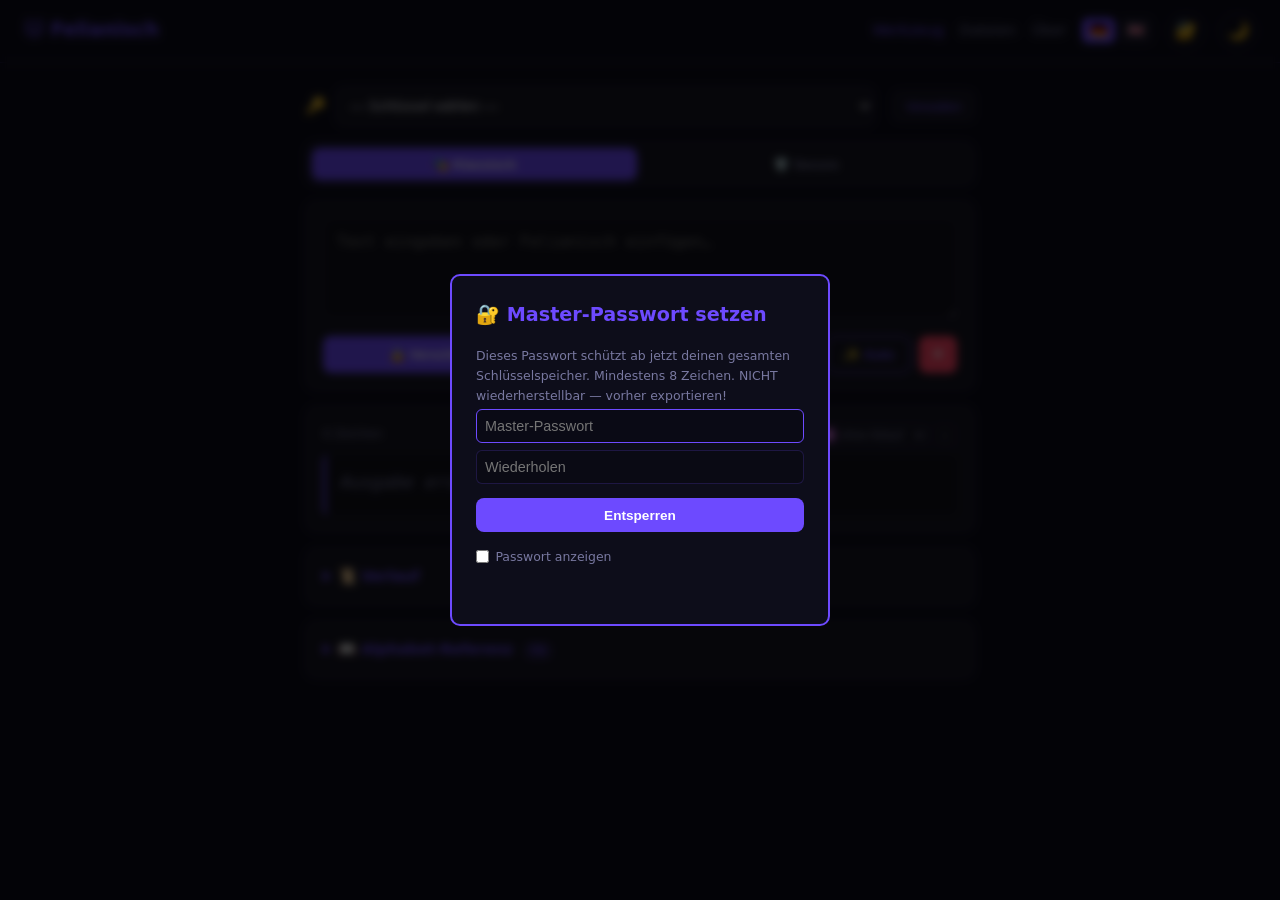
<file: index.html>
<!DOCTYPE html>
<html lang="de">
<head>
    <meta charset="UTF-8">
    <meta name="viewport" content="width=device-width, initial-scale=1.0">
    <meta name="theme-color" content="#6d4aff">
    <meta http-equiv="Content-Security-Policy"
          content="default-src 'self'; script-src 'self'; style-src 'self' 'unsafe-inline'; img-src 'self' data:; connect-src 'self'">
    <link rel="manifest" href="manifest.json">
    <title>Felianisch — Geheimsprache</title>
    <link rel="stylesheet" href="styles.css">
</head>
<body>
    <nav class="nav">
        <a href="#" class="nav-logo" data-page="tool">🐱 Felianisch</a>
        <div class="nav-links">
            <a href="#" data-page="tool" class="active" data-i18n="nav_tool">Werkzeug</a>
            <a href="#" data-page="files" data-i18n="nav_files">Dateien</a>
            <a href="#" data-page="about" data-i18n="nav_about">Über</a>
            <span class="lang-row">
                <button id="langDeBtn" class="lang-btn active" title="Deutsch">🇩🇪</button>
                <button id="langEnBtn" class="lang-btn" title="English">🇬🇧</button>
            </span>
            <button id="lockBtn" class="theme-toggle" data-i18n-title="btn_lock_title">🔐</button>
            <button id="themeToggle" class="theme-toggle" data-i18n-title="btn_theme_title">🌙</button>
        </div>
    </nav>

    <!-- === PAGE: TOOL === -->
    <main id="page-tool" class="page active">
        <div class="key-bar">
            <span class="key-label">🔑</span>
            <select id="keySelect" class="key-select">
                <option value="">— Schlüssel wählen —</option>
            </select>
            <span id="keyStrength" class="key-strength"></span>
            <button id="manageKeysBtn" class="btn-small" data-i18n="manage">Verwalten</button>
        </div>

        <div class="mode-bar">
            <button id="modeClassicBtn" class="mode-btn active" data-i18n="mode_classic">🎭 Klassisch</button>
            <button id="modeSecureBtn" class="mode-btn" data-i18n="mode_secure">🛡️ Secure <span class="mode-sub" data-i18n="mode_secure_sub">(AES-256)</span></button>
        </div>

        <section class="panel">
            <textarea id="inputText" data-i18n-ph="input_ph" placeholder="Text eingeben oder Felianisch einfügen…" autofocus></textarea>
            <div class="controls">
                <button id="encryptBtn" class="btn btn-primary" data-i18n="encrypt">🔒 Verschlüsseln</button>
                <button id="decryptBtn" class="btn btn-secondary" data-i18n="decrypt">🔓 Entschlüsseln</button>
                <button id="autoBtn" class="btn btn-auto" data-i18n="auto">✨ Auto</button>
                <button id="clearBtn" class="btn btn-clear" title="Clear">✕</button>
            </div>
        </section>

        <section class="panel output-panel">
            <div class="output-header">
                <span class="char-count" id="charCount">0 Zeichen</span>
                <div class="output-actions">
                    <button id="copyBtn" class="btn-tiny" data-i18n-title="btn_copy_title">📋</button>
                    <button id="shareBtn" class="btn-tiny" data-i18n-title="btn_share_title">🔗</button>
                    <select id="expirySelect" class="expiry-select" data-i18n-title="btn_expiry_title">
                        <option value="" data-i18n="exp_none">♾️ ohne Ablauf</option>
                        <option value="3600" data-i18n="exp_1h">1 Stunde</option>
                        <option value="86400" data-i18n="exp_24h">24 Stunden</option>
                        <option value="604800" data-i18n="exp_7d">7 Tage</option>
                    </select>
                    <button id="swapBtn" class="btn-tiny" data-i18n-title="btn_swap_title">↕</button>
                </div>
            </div>
            <div id="result" class="output-box">
                <span class="placeholder" data-i18n="output_ph">Ausgabe erscheint hier…</span>
            </div>
            <div id="modeHint" class="mode-hint hidden"></div>
        </section>

        <section class="panel history-panel">
            <details>
                <summary><span data-i18n="history_title">📜 Verlauf</span> <span class="badge" id="historyCount"></span></summary>
                <div id="historyList" class="history-list"></div>
                <button id="clearHistoryBtn" class="btn-small danger" style="margin-top:0.5rem;" data-i18n="clear_history">Verlauf löschen</button>
            </details>
        </section>

        <section class="panel">
            <details>
                <summary><span data-i18n="alpha_title">📖 Alphabet-Referenz</span> <span class="badge" id="charsetCount"></span></summary>
                <p class="hint" data-i18n="hint_classic">Klassisch: 4 Nonce-Symbole + Nutzlast + ⟑ + 2 Prüfsummen-Symbole.</p>
                <p class="hint" data-i18n="hint_secure">Secure: ⟐ + Base-66-kodierte Salt/IV/Chiffrentext-Daten (AES-256-GCM).</p>
                <table id="alphabetTable"></table>
            </details>
        </section>
    </main>

    <!-- === PAGE: FILES === -->
    <main id="page-files" class="page">
        <h2 class="page-title" data-i18n="files_title">📁 Datei-Verschlüsselung</h2>
        <p class="hint" style="margin-bottom:1rem;" data-i18n="files_desc">Textdateien (.txt, .md, .fel) hier ablegen oder auswählen. Verschlüsseln → Download als .fel-Datei. Entschlüsseln genauso zurück.</p>

        <div class="key-bar">
            <span class="key-label">🔑</span>
            <select id="fileKeySelect" class="key-select">
                <option value="">— Schlüssel wählen —</option>
            </select>
            <span id="fileKeyStrength" class="key-strength"></span>
        </div>

        <div class="mode-bar">
            <button id="fileModeClassicBtn" class="mode-btn active" data-i18n="mode_classic">🎭 Klassisch</button>
            <button id="fileModeSecureBtn" class="mode-btn" data-i18n="mode_secure">🛡️ Secure <span class="mode-sub" data-i18n="mode_secure_sub">(AES-256)</span></button>
        </div>

        <div id="dropZone" class="drop-zone">
            <div class="drop-icon">📄</div>
            <p><strong data-i18n="drop_main">Datei hier ablegen oder klicken zum Auswählen</strong></p>
            <p class="hint" data-i18n="drop_sub">Max. ~1 MB, Text-Formate</p>
            <input type="file" id="fileInput" accept=".txt,.md,.fel,text/plain" class="hidden">
        </div>

        <div id="fileProgress" class="file-progress hidden">
            <div class="file-info" id="fileInfo"></div>
            <div class="file-actions">
                <button id="fileEncryptBtn" class="btn btn-primary" data-i18n="file_enc">🔒 Verschlüsseln &amp; Speichern</button>
                <button id="fileDecryptBtn" class="btn btn-secondary" data-i18n="file_dec">🔓 Entschlüsseln &amp; Speichern</button>
            </div>
            <pre id="filePreview" class="file-preview"></pre>
        </div>

        <div id="fileResult" class="output-box" style="margin-top:1rem;">
            <span class="placeholder" data-i18n="file_result_ph">Noch keine Datei geladen.</span>
        </div>
    </main>

    <!-- === PAGE: ABOUT === -->
    <main id="page-about" class="page">
        <article class="about">
            <div id="aboutContent"></div>

            <!-- Easter Egg: das goldene Medaillon -->
            <div class="medallion-row">
                <span id="medallion" class="medallion" title="…?">🏅</span>
                <span class="medallion-caption hint" id="medallionCaption"></span>
            </div>
        </article>
    </main>

    <!-- === LOCK OVERLAY === -->
    <div id="lockOverlay" class="modal-overlay">
        <div class="modal">
            <h2 id="lockTitle">🔐 Entsperren</h2>
            <p class="hint" id="lockDesc">Gib dein Master-Passwort ein, um deine Schlüssel zu laden.</p>

            <div class="modal-section">
                <input type="password" id="masterPassInput" data-i18n-ph="master_ph" placeholder="Master-Passwort" class="input-field" autocomplete="current-password">
                <input type="password" id="masterPassConfirm" data-i18n-ph="repeat_ph" placeholder="Wiederholen" class="input-field hidden" autocomplete="new-password">
                <button id="lockSubmitBtn" class="btn btn-primary" data-i18n="btn_unlock">Entsperren</button>
                <button id="lockResetBtn" class="btn-small danger lock-reset-btn hidden" data-i18n="forgot">Passwort vergessen? Vault zurücksetzen</button>
                <label class="hint" style="display:flex;gap:0.4rem;align-items:center;margin-top:0.5rem;">
                    <input type="checkbox" id="showPassChk"> <span data-i18n="show_pass">Passwort anzeigen</span>
                </label>
            </div>

            <p class="hint danger-text" id="lockWarn"></p>
        </div>
    </div>

    <!-- === KEY MANAGER MODAL === -->
    <div id="keyModal" class="modal-overlay hidden">
        <div class="modal">
            <h2 data-i18n="km_title">🗝️ Schlüssel</h2>

            <div class="modal-section">
                <input type="text" id="newKeyName" data-i18n-ph="km_name_ph" placeholder="Name (z.B. 'Freunde')" class="input-field">
                <input type="text" id="newKeyValue" data-i18n-ph="km_val_ph" placeholder="Geheimcode" class="input-field">
                <div class="modal-btn-row">
                    <button id="saveKeyBtn" class="btn btn-primary" data-i18n="km_save">💾 Speichern</button>
                    <button id="genKeyBtn" class="btn btn-secondary" data-i18n="km_rand">🎲 Zufällig</button>
                    <button id="genSecureKeyBtn" class="btn btn-secondary" data-i18n="km_strong">🔐 Stark</button>
                </div>
            </div>

            <ul id="keyList" class="key-list"></ul>

            <div class="modal-footer">
                <button id="exportKeysBtn" class="btn-small" data-i18n="km_export">📤 Export</button>
                <button id="importKeysBtn" class="btn-small" data-i18n="km_import">📥 Import</button>
                <input type="file" id="importFile" accept=".json" class="hidden">
                <button id="closeKeyModalBtn" class="btn-small danger" data-i18n="km_close">Schließen</button>
            </div>
        </div>
    </div>

    <!-- === EASTER EGG OVERLAY === -->
    <div id="eggOverlay" class="modal-overlay hidden">
        <div class="modal egg-modal">
            <h2 id="eggTitle">✨ …</h2>
            <div id="eggText" class="egg-text"></div>
            <button id="eggCloseBtn" class="btn btn-primary" style="width:100%;margin-top:1rem;">Okay 🐱</button>
        </div>
    </div>

    <!-- === TOAST === -->
    <div id="toast" class="toast hidden"></div>

    <script src="felian-alphabet.js"></script>
    <script src="crypto.js"></script>
    <script src="keymanager.js"></script>
    <script src="i18n.js"></script>
    <script src="ui.js"></script>
    <script src="app.js"></script>
</body>
</html>
</file>
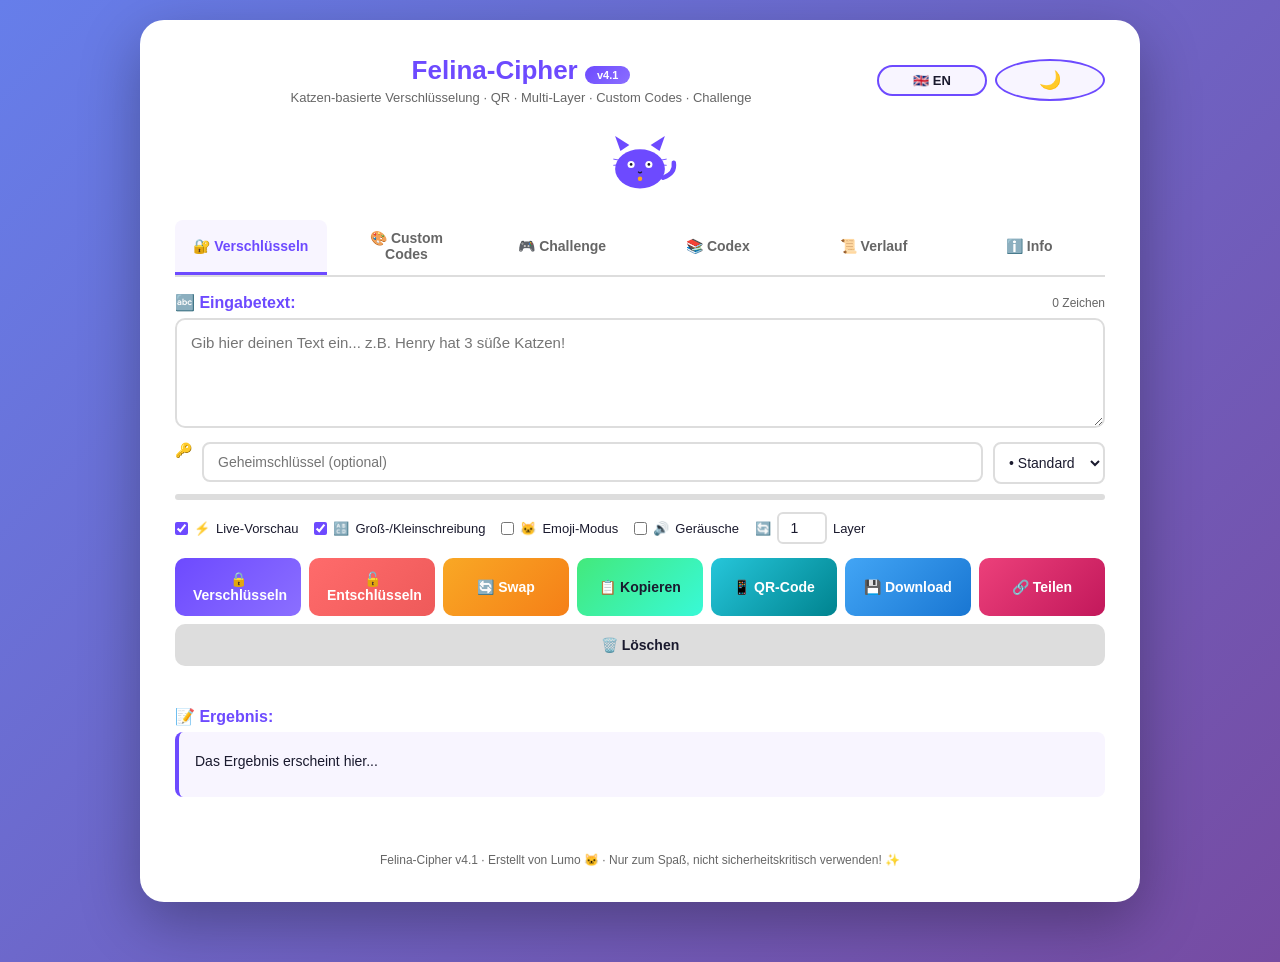
<file: Cat_V4.1.html>
<!DOCTYPE html>
<html lang="de">
<head>
    <meta charset="UTF-8">
    <meta name="viewport" content="width=device-width, initial-scale=1.0">
    <meta name="description" content="Felina-Cipher v4.1 – Katzenbasierte Verschlüsselung mit Multi-Layer, QR-Codes und Challenge-Modus">
    <title>🐾 Felina-Cipher v4.1</title>
    <style>
        * { box-sizing: border-box; margin: 0; padding: 0; }

        :root {
            --bg: linear-gradient(135deg, #667eea 0%, #764ba2 100%);
            --container-bg: #ffffff;
            --text: #1a1a2e;
            --subtle: #666;
            --border: #ddd;
            --accent: #6d4aff;
            --accent-light: #8b6fff;
            --accent-bg: #f8f5ff;
            --accent-border: rgba(109,74,255,0.3);
            --red: #ff6b6b;
            --green: #43e97b;
            --gold: #f9a825;
            --blue: #42a5f5;
            --pink: #ec407a;
            --cyan: #26c6da;
            --hover-row: #efe7ff;
            --even-row: #f9f9f9;
            --shadow: rgba(0,0,0,0.3);
        }

        [data-theme="dark"] {
            --bg: linear-gradient(135deg, #0f0c29 0%, #1a1a2e 50%, #16213e 100%);
            --container-bg: #1a1a2e;
            --text: #e0e0e0;
            --subtle: #999;
            --border: #3a3a5c;
            --accent: #8b6fff;
            --accent-light: #a78bff;
            --accent-bg: #252540;
            --accent-border: rgba(139,111,255,0.3);
            --red: #ff6b6b;
            --green: #43e97b;
            --gold: #f9a825;
            --blue: #42a5f5;
            --pink: #ec407a;
            --cyan: #26c6da;
            --hover-row: #2e2e4a;
            --even-row: #222240;
            --shadow: rgba(0,0,0,0.6);
        }

        body {
            font-family: 'Segoe UI', Arial, sans-serif;
            background: var(--bg);
            min-height: 100vh;
            display: flex;
            justify-content: center;
            align-items: flex-start;
            padding: 20px;
            color: var(--text);
            transition: background 0.5s;
        }

        .container {
            background: var(--container-bg);
            border-radius: 24px;
            padding: 35px;
            max-width: 1000px;
            width: 100%;
            box-shadow: 0 20px 60px var(--shadow);
            margin-bottom: 40px;
            transition: background 0.4s, color 0.4s;
        }

        /* ========== HEADER ========== */
        .header {
            display: flex;
            justify-content: space-between;
            align-items: center;
            flex-wrap: wrap;
            gap: 10px;
            margin-bottom: 8px;
        }
        .title-area { text-align: center; flex: 1; }
        h1 { color: var(--accent); font-size: 26px; }
        .subtitle { color: var(--subtle); font-size: 13px; margin-top: 4px; }
        .version-badge {
            display: inline-block;
            background: linear-gradient(135deg, var(--accent), var(--accent-light));
            color: white; padding: 3px 12px;
            border-radius: 12px; font-size: 11px; font-weight: bold;
        }
        .header-actions { display: flex; gap: 8px; align-items: center; }

        .icon-btn {
            background: var(--accent-bg);
            border: 2px solid var(--accent);
            border-radius: 50%;
            width: 42px; height: 42px;
            cursor: pointer; font-size: 18px;
            display: flex; align-items: center; justify-content: center;
            transition: transform 0.4s;
            color: var(--text);
        }
        .icon-btn:hover { transform: rotate(360deg) scale(1.1); }

        .lang-toggle {
            background: var(--accent-bg);
            border: 2px solid var(--accent);
            border-radius: 20px;
            padding: 6px 14px;
            cursor: pointer;
            font-size: 13px;
            font-weight: bold;
            color: var(--text);
            transition: all 0.3s;
        }
        .lang-toggle:hover { background: var(--accent); color: white; }

        /* ========== ANIMATED CAT ========== */
        .cat-mascot { display: flex; justify-content: center; margin: 15px 0; }
        .cat-svg { width: 90px; height: 80px; }
        .cat-eye { animation: blink 4s infinite; transform-origin: center; }
        .cat-eye:nth-child(2) { animation-delay: 0.1s; }
        @keyframes blink {
            0%, 88%, 100% { transform: scaleY(1); }
            92% { transform: scaleY(0.1); }
        }
        .cat-tail { animation: tailWag 2s ease-in-out infinite; transform-origin: bottom; }
        @keyframes tailWag {
            0%, 100% { transform: rotate(-5deg); }
            50% { transform: rotate(15deg); }
        }
        .cat-whisker-l { animation: whiskerTwitch 5s infinite; }
        .cat-whisker-r { animation: whiskerTwitch 5s 0.3s infinite; }
        @keyframes whiskerTwitch {
            0%, 90%, 100% { transform: translateX(0); }
            93% { transform: translateX(-1px); }
            96% { transform: translateX(1px); }
        }

        /* ========== TABS ========== */
        .tabs {
            display: flex; gap: 4px; margin: 20px 0 16px;
            border-bottom: 2px solid var(--border); flex-wrap: wrap;
        }
        .tab {
            padding: 10px 18px; cursor: pointer;
            border: none; background: transparent;
            color: var(--subtle); font-size: 14px; font-weight: bold;
            border-bottom: 3px solid transparent;
            transition: all 0.3s; border-radius: 8px 8px 0 0;
            font-family: inherit;
        }
        .tab:hover { color: var(--accent); background: var(--accent-bg); }
        .tab.active {
            color: var(--accent); border-bottom-color: var(--accent);
            background: var(--accent-bg);
        }
        .tab-content { display: none; animation: fadeIn 0.3s ease; }
        .tab-content.active { display: block; }

        /* ========== INPUTS ========== */
        .label {
            font-weight: bold; color: var(--accent);
            margin: 16px 0 6px;
            display: flex; justify-content: space-between; align-items: center;
        }
        .char-counter { font-size: 12px; color: var(--subtle); font-weight: normal; }

        textarea {
            width: 100%; height: 110px;
            padding: 14px; border: 2px solid var(--border);
            border-radius: 10px; font-size: 15px; resize: vertical;
            transition: border-color 0.3s, box-shadow 0.3s;
            background: var(--container-bg); color: var(--text); font-family: inherit;
        }
        textarea:focus { outline: none; border-color: var(--accent); box-shadow: 0 0 0 3px var(--accent-border); }
        textarea.drag-over { border-color: var(--green); background: rgba(67,233,123,0.05); }

        .key-row {
            display: flex; gap: 10px; align-items: flex-start; margin: 10px 0; flex-wrap: wrap;
        }
        .key-row input[type="text"], .key-row input[type="password"] {
            flex: 1; min-width: 150px;
            padding: 10px 14px; border: 2px solid var(--border);
            border-radius: 8px; font-size: 14px;
            background: var(--container-bg); color: var(--text); font-family: inherit;
        }
        .key-row input:focus { outline: none; border-color: var(--gold); box-shadow: 0 0 0 3px rgba(249,168,37,0.15); }

        .strength-meter {
            width: 100%; height: 6px; border-radius: 3px;
            background: var(--border); margin-top: 6px; overflow: hidden;
        }
        .strength-fill {
            height: 100%; width: 0%; border-radius: 3px;
            transition: width 0.4s, background 0.4s;
        }

        select, .sep-select {
            padding: 10px; border: 2px solid var(--border);
            border-radius: 8px; font-size: 14px;
            background: var(--container-bg); color: var(--text); font-family: inherit;
        }
        select:focus { outline: none; border-color: var(--accent); }

        .options-row { display: flex; gap: 16px; margin: 12px 0; flex-wrap: wrap; align-items: center; }
        .checkbox-group { display: flex; align-items: center; gap: 6px; font-size: 13px; }
        .checkbox-group input { accent-color: var(--accent); cursor: pointer; }

        .layer-selector {
            display: flex; align-items: center; gap: 6px; font-size: 13px;
        }
        .layer-selector input {
            width: 50px; padding: 6px; text-align: center;
            border: 2px solid var(--border); border-radius: 6px;
            background: var(--container-bg); color: var(--text); font-size: 14px;
        }
        .layer-selector input:focus { outline: none; border-color: var(--cyan); }

        /* ========== BUTTONS ========== */
        .buttons { display: flex; gap: 8px; margin: 14px 0; flex-wrap: wrap; }
        button {
            flex: 1; min-width: 110px;
            padding: 13px 18px; font-size: 14px;
            border: none; border-radius: 10px;
            cursor: pointer;
            transition: transform 0.2s, box-shadow 0.2s, opacity 0.2s;
            font-weight: bold; font-family: inherit;
        }
        button:hover { transform: translateY(-2px); box-shadow: 0 5px 15px var(--accent-border); }
        button:active { transform: translateY(0); }
        button:disabled { opacity: 0.5; cursor: not-allowed; transform: none; }

        .btn-encrypt { background: linear-gradient(135deg, #6d4aff, #8b6fff); color: white; }
        .btn-decrypt { background: linear-gradient(135deg, #ff6b6b, #ee5a5a); color: white; }
        .btn-clear { background: var(--border); color: var(--text); }
        .btn-copy { background: linear-gradient(135deg, #43e97b, #38f9d7); color: #1a1a2e; }
        .btn-swap { background: linear-gradient(135deg, #f9a825, #f57f17); color: white; }
        .btn-download { background: linear-gradient(135deg, #42a5f5, #1976d2); color: white; }
        .btn-share { background: linear-gradient(135deg, #ec407a, #c2185b); color: white; }
        .btn-qr { background: linear-gradient(135deg, #26c6da, #00838f); color: white; }
        .btn-challenge { background: linear-gradient(135deg, #ab47bc, #6a1b9a); color: white; }

        /* ========== RESULT ========== */
        .progress-bar {
            height: 3px; border-radius: 3px;
            background: var(--border); overflow: hidden;
            margin: 8px 0; opacity: 0; transition: opacity 0.3s;
        }
        .progress-bar.active { opacity: 1; }
        .progress-fill {
            height: 100%;
            background: linear-gradient(90deg, var(--accent), var(--accent-light));
            width: 0%; transition: width 0.3s;
        }

        .result-box {
            background: var(--accent-bg);
            border-left: 4px solid var(--accent);
            padding: 16px; border-radius: 8px;
            word-break: break-word; min-height: 65px;
            font-size: 14px; line-height: 1.9;
            animation: fadeIn 0.3s ease;
        }

        @keyframes fadeIn { from { opacity: 0; transform: translateY(-5px); } to { opacity: 1; transform: translateY(0); } }

        .stats-bar { display: flex; gap: 10px; margin-top: 10px; font-size: 11px; color: var(--subtle); flex-wrap: wrap; }
        .stat-item { background: var(--accent-bg); padding: 4px 10px; border-radius: 8px; border: 1px solid var(--border); }

        .layer-indicator {
            display: flex; gap: 4px; margin-top: 8px; flex-wrap: wrap;
        }
        .layer-dot {
            width: 24px; height: 24px; border-radius: 50%;
            background: var(--accent-bg); border: 2px solid var(--accent);
            display: flex; align-items: center; justify-content: center;
            font-size: 10px; font-weight: bold; color: var(--accent);
            transition: all 0.3s;
        }
        .layer-dot.active { background: var(--accent); color: white; transform: scale(1.15); }

        /* ========== FREQUENCY CHART ========== */
        .freq-chart { margin-top: 16px; display: flex; flex-wrap: wrap; gap: 6px; }
        .freq-bar-wrapper { display: flex; flex-direction: column; align-items: center; gap: 4px; min-width: 50px; }
        .freq-bar {
            width: 30px;
            background: linear-gradient(180deg, var(--accent), var(--accent-light));
            border-radius: 4px 4px 0 0;
            transition: height 0.5s ease; min-height: 2px;
        }
        .freq-label { font-size: 9px; color: var(--subtle); text-align: center; max-width: 50px; overflow: hidden; text-overflow: ellipsis; white-space: nowrap; }

        /* ========== QR MODAL ========== */
        .modal-overlay {
            position: fixed; inset: 0;
            background: rgba(0,0,0,0.7);
            display: none; align-items: center; justify-content: center;
            z-index: 1000; padding: 20px;
            backdrop-filter: blur(4px);
        }
        .modal-overlay.active { display: flex; animation: fadeIn 0.2s ease; }
        .modal-content {
            background: var(--container-bg);
            border-radius: 20px; padding: 30px;
            max-width: 400px; width: 100%; text-align: center;
            box-shadow: 0 20px 60px rgba(0,0,0,0.5);
            animation: modalIn 0.3s ease;
        }
        @keyframes modalIn { from { opacity: 0; transform: scale(0.9); } to { opacity: 1; transform: scale(1); } }
        .modal-content h2 { color: var(--accent); margin-bottom: 16px; }
        .modal-content img { max-width: 250px; border-radius: 12px; margin: 16px auto; display: block; }
        .modal-content .modal-buttons { display: flex; gap: 10px; margin-top: 16px; }
        .modal-content button { min-width: auto; }

        /* ========== HISTORY ========== */
        .history-list { display: flex; flex-direction: column; gap: 8px; margin-top: 12px; }
        .history-item {
            display: flex; justify-content: space-between; align-items: center;
            padding: 10px 14px; background: var(--accent-bg);
            border: 1px solid var(--border); border-radius: 10px;
            cursor: pointer; transition: border-color 0.3s, transform 0.2s;
        }
        .history-item:hover { border-color: var(--accent); transform: translateX(4px); }
        .history-text { font-size: 13px; overflow: hidden; text-overflow: ellipsis; white-space: nowrap; max-width: 70%; }
        .history-meta { font-size: 11px; color: var(--subtle); display: flex; gap: 10px; align-items: center; }
        .history-delete { background: none; border: none; color: var(--red); cursor: pointer; font-size: 18px; padding: 2px 6px; min-width: auto; }
        .history-delete:hover { transform: scale(1.3); box-shadow: none; }
        .history-empty { text-align: center; color: var(--subtle); padding: 30px; font-size: 14px; }

        /* ========== CUSTOM CODES ========== */
        .custom-code-row {
            display: flex; gap: 8px; align-items: center; margin-bottom: 8px; flex-wrap: wrap;
        }
        .custom-code-row input {
            padding: 8px 12px; border: 2px solid var(--border);
            border-radius: 8px; font-size: 14px;
            background: var(--container-bg); color: var(--text); font-family: inherit;
        }
        .custom-code-row input:first-child { width: 60px; text-align: center; }
        .custom-code-row input:nth-child(2) { flex: 1; min-width: 150px; }
        .custom-code-row button { min-width: auto; max-width: 40px; padding: 8px; font-size: 16px; }
        .custom-list { margin-top: 16px; }
        .custom-item {
            display: inline-flex; align-items: center; gap: 6px;
            background: var(--accent-bg); border: 1px solid var(--accent);
            border-radius: 20px; padding: 4px 12px; margin: 4px; font-size: 13px;
        }
        .custom-item button { min-width: auto; max-width: auto; background: none; border: none; color: var(--red); cursor: pointer; font-size: 16px; padding: 0; }

        /* ========== CHALLENGE ========== */
        .challenge-box {
            background: linear-gradient(135deg, var(--accent-bg), rgba(171,71,188,0.1));
            border: 2px dashed var(--accent);
            border-radius: 12px; padding: 24px; margin: 16px 0; text-align: center;
        }
        .challenge-code {
            font-family: monospace; font-size: 14px;
            background: var(--container-bg); border-radius: 8px;
            padding: 16px; margin: 12px 0; word-break: break-word;
            border: 1px solid var(--border);
        }
        .challenge-feedback { margin-top: 10px; font-weight: bold; font-size: 14px; }

        /* ========== TABLES ========== */
        .table-search {
            width: 100%; padding: 10px 14px;
            border: 2px solid var(--border); border-radius: 8px;
            font-size: 14px; margin-bottom: 12px;
            background: var(--container-bg); color: var(--text); font-family: inherit;
        }
        .table-search:focus { outline: none; border-color: var(--accent); }
        .tables-container { display: flex; gap: 20px; flex-wrap: wrap; }
        .table-wrapper { flex: 1; min-width: 250px; }
        .table-wrapper h3 { color: var(--accent); font-size: 15px; margin-bottom: 8px; }
        table { width: 100%; border-collapse: collapse; font-size: 12px; }
        th, td { padding: 8px 10px; border: 1px solid var(--border); text-align: left; }
        th { background: var(--accent); color: white; position: sticky; top: 0; }
        tr:nth-child(even) { background: var(--even-row); }
        tr:hover { background: var(--hover-row); }
        td code { background: var(--accent-bg); padding: 2px 6px; border-radius: 4px; font-size: 11px; color: var(--accent); }
        .section-divider { background: var(--accent); color: white; font-weight: bold; text-align: center; }

        /* ========== ABOUT ========== */
        .about-card { background: var(--accent-bg); border-radius: 12px; padding: 20px; margin-top: 12px; line-height: 1.8; }
        .about-card h3 { color: var(--accent); margin-bottom: 10px; }
        .about-card ul { margin-left: 20px; }
        .about-card li { margin-bottom: 6px; }
        .about-card code { background: var(--container-bg); padding: 2px 6px; border-radius: 4px; font-size: 12px; color: var(--accent); }
        kbd { background: var(--accent-bg); border: 1px solid var(--border); border-radius: 4px; padding: 2px 6px; font-size: 12px; font-family: monospace; }

        footer { text-align: center; margin-top: 30px; color: var(--subtle); font-size: 12px; }
        .error-text { color: var(--red); }
        .success-text { color: var(--green); font-weight: bold; }
        .warning-text { color: var(--gold); font-weight: bold; }

        @media (max-width: 600px) {
            .container { padding: 20px; }
            h1 { font-size: 20px; }
            button { min-width: 100%; }
            .buttons { flex-direction: column; }
            .table-wrapper { min-width: 100%; }
        }
    </style>
</head>
<body>
    <div class="container">
        <!-- HEADER -->
        <div class="header">
            <div class="title-area">
                <h1>Felina-Cipher <span class="version-badge">v4.1</span></h1>
                <p class="subtitle" data-i18n="subtitle">Katzen-basierte Verschlüsselung · QR · Multi-Layer · Custom Codes · Challenge</p>
            </div>
            <div class="header-actions">
                <button class="lang-toggle" onclick="toggleLang()" id="langBtn" aria-label="Sprache wechseln">🇬🇧 EN</button>
                <button class="icon-btn" onclick="toggleTheme()" title="Dark Mode" id="themeBtn" aria-label="Dark Mode umschalten">🌙</button>
            </div>
        </div>

        <!-- ANIMATED CAT -->
        <div class="cat-mascot">
            <svg class="cat-svg" viewBox="0 0 100 90" role="img" aria-label="Felina-Cipher Maskottchen">
                <ellipse cx="50" cy="55" rx="28" ry="22" fill="#6d4aff"/>
                <polygon points="28,35 22,18 38,28" fill="#6d4aff"/>
                <polygon points="72,35 78,18 62,28" fill="#6d4aff"/>
                <circle cx="40" cy="50" r="4" fill="white" class="cat-eye"/>
                <circle cx="60" cy="50" r="4" fill="white" class="cat-eye"/>
                <circle cx="40" cy="50" r="1.5" fill="#1a1a2e"/>
                <circle cx="60" cy="50" r="1.5" fill="#1a1a2e"/>
                <path d="M 48 58 Q 50 61 52 58" stroke="#1a1a2e" stroke-width="1.5" fill="none"/>
                <line x1="32" y1="46" x2="20" y2="44" stroke="#6d4aff" stroke-width="1" class="cat-whisker-l"/>
                <line x1="32" y1="50" x2="20" y2="51" stroke="#6d4aff" stroke-width="1" class="cat-whisker-l"/>
                <line x1="68" y1="46" x2="80" y2="44" stroke="#6d4aff" stroke-width="1" class="cat-whisker-r"/>
                <line x1="68" y1="50" x2="80" y2="51" stroke="#6d4aff" stroke-width="1" class="cat-whisker-r"/>
                <path class="cat-tail" d="M 76 65 Q 90 60 88 48" stroke="#6d4aff" stroke-width="5" fill="none" stroke-linecap="round"/>
                <circle cx="50" cy="66" r="2.5" fill="#f9a825"/>
            </svg>
        </div>

        <!-- TABS -->
        <div class="tabs" role="tablist">
            <button class="tab active" onclick="switchTab(event,'main')" data-i18n="tab_cipher" role="tab">🔐 Verschlüsseln</button>
            <button class="tab" onclick="switchTab(event,'custom')" data-i18n="tab_custom" role="tab">🎨 Custom Codes</button>
            <button class="tab" onclick="switchTab(event,'challenge')" data-i18n="tab_challenge" role="tab">🎮 Challenge</button>
            <button class="tab" onclick="switchTab(event,'codex')" data-i18n="tab_codex" role="tab">📚 Codex</button>
            <button class="tab" onclick="switchTab(event,'history')" data-i18n="tab_history" role="tab">📜 Verlauf</button>
            <button class="tab" onclick="switchTab(event,'about')" data-i18n="tab_about" role="tab">ℹ️ Info</button>
        </div>

        <!-- ========== TAB: MAIN ========== -->
        <div class="tab-content active" id="tab-main" role="tabpanel">
            <div class="label">
                <span data-i18n="input_label">🔤 Eingabetext:</span>
                <span class="char-counter" id="charCounter">0 Zeichen</span>
            </div>
            <textarea id="inputText" placeholder="Gib hier deinen Text ein... z.B. Henry hat 3 süße Katzen!" oninput="onInputChange()"></textarea>

            <div class="key-row">
                <span style="font-size:14px;">🔑</span>
                <input type="password" id="secretKey" placeholder="Geheimschlüssel (optional)" oninput="updateStrength(); handleLivePreview();">
                <select id="separatorSelect" class="sep-select" onchange="handleLivePreview()">
                    <option value=" • ">• Standard</option>
                    <option value=" ">␣ Leerz.</option>
                    <option value=" 🐾 ">🐾 Pfote</option>
                    <option value=" | ">| Strich</option>
                    <option value=" / ">/ Slash</option>
                    <option value=" :: ">:: Doppelp.</option>
                    <option value=" 🐱 ">🐱 Katze</option>
                    <option value=" ⭐ ">⭐ Stern</option>
                </select>
            </div>
            <div class="strength-meter"><div class="strength-fill" id="strengthFill"></div></div>

            <div class="options-row">
                <label class="checkbox-group">
                    <input type="checkbox" id="livePreview" checked onchange="handleLivePreview()">
                    ⚡ <span data-i18n="live_preview">Live-Vorschau</span>
                </label>
                <label class="checkbox-group">
                    <input type="checkbox" id="preserveCase" checked onchange="handleLivePreview()">
                    🔠 <span data-i18n="case_preserve">Groß-/Kleinschreibung</span>
                </label>
                <label class="checkbox-group">
                    <input type="checkbox" id="emojiMode" onchange="handleLivePreview()">
                    🐱 <span data-i18n="emoji_mode">Emoji-Modus</span>
                </label>
                <label class="checkbox-group">
                    <input type="checkbox" id="soundEnabled" onchange="toggleSound()">
                    🔊 <span data-i18n="sounds">Geräusche</span>
                </label>
                <div class="layer-selector">
                    <span>🔄</span>
                    <input type="number" id="layerCount" min="1" max="5" value="1" onchange="handleLivePreview()">
                    <span data-i18n="layers">Layer</span>
                </div>
            </div>

            <div class="buttons">
                <button class="btn-encrypt" onclick="encrypt()" data-i18n="encrypt">🔒 Verschlüsseln</button>
                <button class="btn-decrypt" onclick="decrypt()" data-i18n="decrypt">🔓 Entschlüsseln</button>
                <button class="btn-swap" onclick="swapToInput()" data-i18n="swap">🔄 Swap</button>
                <button class="btn-copy" onclick="copyResult()" data-i18n="copy">📋 Kopieren</button>
                <button class="btn-qr" onclick="showQR()" data-i18n="qr">📱 QR-Code</button>
                <button class="btn-download" onclick="downloadResult()" data-i18n="download">💾 Download</button>
                <button class="btn-share" onclick="shareURL()" data-i18n="share">🔗 Teilen</button>
                <button class="btn-clear" onclick="clearAll()" data-i18n="clear">🗑️ Löschen</button>
            </div>

            <div class="progress-bar" id="progressBar"><div class="progress-fill" id="progressFill"></div></div>
            <div class="layer-indicator" id="layerIndicator"></div>

            <div class="label"><span data-i18n="result">📝 Ergebnis:</span></div>
            <div class="result-box" id="outputBox" data-i18n-placeholder="result_placeholder">Das Ergebnis erscheint hier...</div>
            <div class="stats-bar" id="statsBar"></div>
            <div class="freq-chart" id="freqChart"></div>
        </div>

        <!-- ========== TAB: CUSTOM CODES ========== -->
        <div class="tab-content" id="tab-custom" role="tabpanel">
            <h3 style="color:var(--accent);" data-i18n="custom_title">🎨 Eigene Katzen-Codes definieren</h3>
            <p style="color:var(--subtle);font-size:13px;margin:8px 0;" data-i18n="custom_desc">
                Überschreibe bestehende Codes oder füge neue hinzu. Diese werden beim Verschlüsseln verwendet.
            </p>
            <div class="custom-code-row">
                <input type="text" id="customChar" placeholder="A" maxlength="2">
                <input type="text" id="customCode" placeholder="meow-mix">
                <button class="btn-encrypt" onclick="addCustomCode()" style="min-width:auto;padding:8px 16px;">➕ Hinzufügen</button>
            </div>
            <div class="custom-list" id="customList"></div>
            <div style="display:flex;gap:10px;margin-top:16px;flex-wrap:wrap;">
                <button class="btn-download" onclick="exportConfig()" style="min-width:auto;padding:10px 20px;">📤 Export JSON</button>
                <button class="btn-encrypt" onclick="document.getElementById('importFile').click()" style="min-width:auto;padding:10px 20px;">📥 Import JSON</button>
                <input type="file" id="importFile" accept=".json" style="display:none;" onchange="importConfig(event)">
                <button class="btn-clear" onclick="resetCustomCodes()" style="min-width:auto;padding:10px 20px;">🗑️ Zurücksetzen</button>
            </div>
        </div>

        <!-- ========== TAB: CHALLENGE ========== -->
        <div class="tab-content" id="tab-challenge" role="tabpanel">
            <h3 style="color:var(--accent);" data-i18n="challenge_title">🎮 Challenge-Modus</h3>
            <p style="color:var(--subtle);font-size:13px;margin:8px 0;" data-i18n="challenge_desc">
                Ein zufälliger Katzen-Code wird generiert. Kannst du ihn entschlüsseln?
            </p>
            <div class="challenge-box">
                <div class="challenge-code" id="challengeCode">Klicke auf "Neue Challenge" um zu starten! 🐱</div>
                <input type="text" id="challengeAnswer" placeholder="Deine Antwort..." style="width:100%;padding:12px;border:2px solid var(--border);border-radius:8px;font-size:15px;margin:10px 0;background:var(--container-bg);color:var(--text);font-family:inherit;" onkeydown="if(event.key==='Enter')checkChallenge()">
                <div class="challenge-feedback" id="challengeFeedback"></div>
                <div style="display:flex;gap:10px;justify-content:center;margin-top:16px;flex-wrap:wrap;">
                    <button class="btn-challenge" onclick="newChallenge()" style="min-width:auto;padding:10px 24px;">🎲 Neue Challenge</button>
                    <button class="btn-decrypt" onclick="revealChallenge()" style="min-width:auto;padding:10px 24px;">👁️ Auflösen</button>
                    <button class="btn-encrypt" onclick="checkChallenge()" style="min-width:auto;padding:10px 24px;">✅ Prüfen</button>
                </div>
                <div style="margin-top:12px;font-size:12px;color:var(--subtle);" data-i18n="challenge_score">Punkte: <span id="challengeScore">0</span> | Gelöst: <span id="challengeSolved">0</span> | Fehlversuche: <span id="challengeFails">0</span></div>
            </div>
        </div>

        <!-- ========== TAB: CODEX ========== -->
        <div class="tab-content" id="tab-codex" role="tabpanel">
            <input type="text" class="table-search" id="tableSearch" placeholder="🔍 Suche nach Buchstabe oder Katzen-Code..." oninput="filterTable()">
            <div class="tables-container">
                <div class="table-wrapper">
                    <h3 data-i18n="letters_table">📖 Buchstaben &amp; Umlaute</h3>
                    <table id="letterTable"></table>
                </div>
                <div class="table-wrapper">
                    <h3 data-i18n="numbers_table">🔢 Zahlen &amp; Sonderzeichen</h3>
                    <table id="numberTable"></table>
                </div>
            </div>
            <p style="margin-top:12px;font-size:13px;color:var(--subtle);">
                💡 Großbuchstaben → <code>big-</code> Präfix<br>
                🌍 Intl.: FR · ES · IT · NO · PL · CZ · HU · PT
            </p>
        </div>

        <!-- ========== TAB: HISTORY ========== -->
        <div class="tab-content" id="tab-history" role="tabpanel">
            <div style="display:flex;justify-content:space-between;align-items:center;margin-bottom:12px;">
                <h3 style="color:var(--accent);" data-i18n="history_title">📜 Letzte Konvertierungen</h3>
                <button onclick="clearHistory()" style="max-width:160px;min-width:auto;background:var(--red);color:white;padding:8px 16px;font-size:13px;" data-i18n="clear_history">🗑️ Alle löschen</button>
            </div>
            <div class="history-list" id="historyList"></div>
        </div>

        <!-- ========== TAB: ABOUT ========== -->
        <div class="tab-content" id="tab-about" role="tabpanel">
            <div class="about-card">
                <h3>🐱 Felina-Cipher v4.1</h3>
                <p data-i18n="about_desc">Die ultimative katzenbasierte Verschlüsselungsmethode.</p>
                <ul style="margin-top:12px;">
                    <li><strong>26 Buchstaben</strong> (A–Z) + <code>big-</code> für Großschreibung</li>
                    <li><strong>4 Umlaute</strong> + <strong>11 Intl.</strong> (FR ES IT NO PL CZ HU PT)</li>
                    <li><strong>10 Zahlen</strong> + <strong>30+ Sonderzeichen</strong></li>
                    <li><strong>🔑 Secret Key</strong> mit Stärkeanzeige</li>
                    <li><strong>🔄 Multi-Layer</strong> – 1–5fache Verschlüsselung</li>
                    <li><strong>🐱 Emoji-Modus</strong> – Ausgabe als Katzen-Emojis</li>
                    <li><strong>🎨 Custom Codes</strong> – Eigene Zuordnungen</li>
                    <li><strong>📱 QR-Code</strong> Generierung</li>
                    <li><strong>🎮 Challenge-Modus</strong> – Zufällige Rätsel</li>
                    <li><strong>📤 Export/Import</strong> der Konfiguration als JSON</li>
                    <li><strong>🌍 DE/EN</strong> UI-Sprachumschaltung</li>
                    <li><strong>📜 Verlauf</strong> – letzte 10 Aktionen (localStorage)</li>
                    <li><strong>🔊 Web Audio</strong> – Miauen bei Aktionen</li>
                    <li><strong>⚡ Debounced Live-Vorschau</strong> – performante Eingabeverarbeitung</li>
                </ul>
                <h3 style="margin-top:16px;">⌨️ Tastenkürzel</h3>
                <ul>
                    <li><kbd>Strg</kbd> + <kbd>Enter</kbd> → Verschlüsseln</li>
                    <li><kbd>Strg</kbd> + <kbd>Umschalt</kbd> + <kbd>Enter</kbd> → Entschlüsseln</li>
                    <li><kbd>Strg</kbd> + <kbd>L</kbd> → Eingabe löschen</li>
                    <li><kbd>Strg</kbd> + <kbd>Q</kbd> → QR-Code anzeigen</li>
                </ul>
                <h3 style="margin-top:16px;">📁 Drag &amp; Drop</h3>
                <p>Ziehe eine <code>.txt</code>-Datei auf das Eingabefeld.</p>
            </div>
        </div>

        <footer>Felina-Cipher v4.1 · Erstellt von Lumo 🐱 · Nur zum Spaß, nicht sicherheitskritisch verwenden! ✨</footer>
    </div>

    <!-- QR MODAL -->
    <div class="modal-overlay" id="qrModal" onclick="closeQR(event)" role="dialog" aria-label="QR Code Dialog">
        <div class="modal-content" onclick="event.stopPropagation()">
            <h2>📱 QR-Code</h2>
            <img id="qrImage" alt="QR Code" style="display:none;">
            <div id="qrLoading">⏳ Generiere QR-Code...</div>
            <div id="qrText" style="font-size:11px;color:var(--subtle);margin-top:8px;word-break:break-all;max-height:60px;overflow:hidden;"></div>
            <div class="modal-buttons">
                <button class="btn-download" onclick="downloadQR()" style="min-width:auto;padding:10px 20px;">💾 Speichern</button>
                <button class="btn-clear" onclick="closeQR()" style="min-width:auto;padding:10px 20px;">✕ Schließen</button>
            </div>
        </div>
    </div>

    <script>
        // ====================================================================
        //  FELINA-CIPHER v4.1 — Improved Version
        // ====================================================================

        // ===== I18N =====
        const i18n = {
            de: {
                subtitle: "Katzen-basierte Verschlüsselung · QR · Multi-Layer · Custom Codes · Challenge",
                tab_cipher: "🔐 Verschlüsseln", tab_custom: "🎨 Custom Codes", tab_challenge: "🎮 Challenge",
                tab_codex: "📚 Codex", tab_history: "📜 Verlauf", tab_about: "ℹ️ Info",
                input_label: "🔤 Eingabetext:", live_preview: "Live-Vorschau", case_preserve: "Groß-/Kleinschreibung",
                emoji_mode: "Emoji-Modus", sounds: "Geräusche", layers: "Layer",
                encrypt: "🔒 Verschlüsseln", decrypt: "🔓 Entschlüsseln", swap: "🔄 Swap",
                copy: "📋 Kopieren", qr: "📱 QR-Code", download: "💾 Download", share: "🔗 Teilen", clear: "🗑️ Löschen",
                result: "📝 Ergebnis:", result_placeholder: "Das Ergebnis erscheint hier...",
                custom_title: "🎨 Eigene Katzen-Codes definieren",
                custom_desc: "Überschreibe bestehende Codes oder füge neue hinzu.",
                challenge_title: "🎮 Challenge-Modus",
                challenge_desc: "Ein zufälliger Katzen-Code wird generiert. Kannst du ihn entschlüsseln?",
                challenge_score: "Punkte",
                letters_table: "📖 Buchstaben & Umlaute",
                numbers_table: "🔢 Zahlen & Sonderzeichen",
                history_title: "📜 Letzte Konvertierungen", clear_history: "🗑️ Alle löschen",
                about_desc: "Die ultimative katzenbasierte Verschlüsselungsmethode."
            },
            en: {
                subtitle: "Cat-based encryption · QR · Multi-Layer · Custom Codes · Challenge",
                tab_cipher: "🔐 Encrypt", tab_custom: "🎨 Custom Codes", tab_challenge: "🎮 Challenge",
                tab_codex: "📚 Codex", tab_history: "📜 History", tab_about: "ℹ️ About",
                input_label: "🔤 Input text:", live_preview: "Live Preview", case_preserve: "Case sensitivity",
                emoji_mode: "Emoji Mode", sounds: "Sounds", layers: "Layers",
                encrypt: "🔒 Encrypt", decrypt: "🔓 Decrypt", swap: "🔄 Swap",
                copy: "📋 Copy", qr: "📱 QR Code", download: "💾 Download", share: "🔗 Share", clear: "🗑️ Clear",
                result: "📝 Result:", result_placeholder: "Results will appear here...",
                custom_title: "🎨 Define your own cat codes",
                custom_desc: "Override existing codes or add new ones.",
                challenge_title: "🎮 Challenge Mode",
                challenge_desc: "A random cat code is generated. Can you decrypt it?",
                challenge_score: "Score",
                letters_table: "📖 Letters & Umlauts",
                numbers_table: "🔢 Numbers & Special chars",
                history_title: "📜 Recent conversions", clear_history: "🗑️ Clear all",
                about_desc: "The ultimate cat-based encryption method."
            }
        };
        let currentLang = 'de';
        function toggleLang() {
            currentLang = currentLang === 'de' ? 'en' : 'de';
            document.getElementById('langBtn').textContent = currentLang === 'de' ? '🇬🇧 EN' : '🇩🇪 DE';
            document.querySelectorAll('[data-i18n]').forEach(el => {
                const key = el.getAttribute('data-i18n');
                if (i18n[currentLang][key]) el.textContent = i18n[currentLang][key];
            });
            const ph = document.getElementById('inputText');
            ph.placeholder = currentLang === 'de' ? 'Gib hier deinen Text ein...' : 'Enter your text here...';
            const ob = document.getElementById('outputBox');
            if (ob.textContent.includes('Das Ergebnis erscheint') || ob.textContent.includes('Results will appear')) {
                ob.textContent = i18n[currentLang].result_placeholder;
            }
            saveSettings();
        }

        // ===== CIPHER MAPS =====
        const felinaLetters = {
            'a':'purr','b':'whisker','c':'cat','d':'paw','e':'ear',
            'f':'fur','g':'growl','h':'hiss','i':'indoor-prowl','j':'jump',
            'k':'kitty','l':'lick','m':'meow','n':'nap','o':'orange-tabby',
            'p':'play','q':'quiet','r':'rub','s':'sleep','t':'toy',
            'u':'under-bed','v':'velvet-paws','w':'wag','x':'xray-box',
            'y':'yowl','z':'zzz'
        };
        const felinaUmlauts = { 'ä':'autumn-shed','ö':'open-mouth-yawn','ü':'overstretch','ß':'sharp-claw' };
        const felinaIntl = {
            'é':'french-purr','è':'low-purr','ê':'roof-cat','à':'paw-down',
            'ç':'curled-tail','ñ':'tilde-nap','ì':'italian-stretch','ò':'surprise-meow',
            'å':'nordic-fluff','æ':'northern-double','ø':'northern-circle',
            'ł':'polish-streak','ś':'polish-slink','ż':'polish-spark',
            'č':'czech-crouch','ř':'czech-roll','ě':'czech-elegant',
            'ő':'hungarian-prowl','ű':'hungarian-leap',
            'ã':'portuguese-doze'
        };
        const felinaNumbers = {
            '0':'bowl-empty','1':'lone-stalk','2':'paired-whiskers','3':'tripod-tabby',
            '4':'perfect-landfall','5':'keen-senses','6':'poly-toes','7':'sunrise-groom',
            '8':'midnight-zoom','9':'final-life'
        };
        const felinaSpecial = {
            ' ':'tail-swish','!':'scruff-grab','?':'tilt-head','.':'paw-stamp',
            ',':'slow-blink',';':'half-blink',':':'tail-twitch','-':'arch-back',
            '_':'floor-sleep','+':'extra-treat','=':'balanced-pounce','*':'star-pattern',
            '/':'fence-leap','\\':'slip-under','(':'curl-up',')':'uncurl',
            '[':'hide-box-open',']':'hide-box-close','{':'paw-reach','}':'paw-retract',
            '@':'collar-tag','#':'scratch-post','&':'bonded-pair','%':'partial-purr',
            '"':'double-meow',"'":'claw-scratch','|':'tail-straight-up','~':'belly-up',
            '^':'perched-high','<':'stalk-low','>':'pounce-high','€':'premium-tuna','$':'treat-jar',
            '•':'bullet-mark'
        };

        // Emoji map for emoji mode — expanded with missing entries
        const emojiMap = {
            'a':'😸','b':'😻','c':'🐱','d':'🐾','e':'👂','f':'🧶','g':'😾','h':'😼',
            'i':'🏠','j':'🤸','k':'😺','l':'👅','m':'📣','n':'💤','o':'🟠','p':'🎾',
            'q':'🤫','r':'蹭','s':'😴','t':'🪀','u':'🛏️','v':'🧤','w':'〰️','x':'📦',
            'y':'📢','z':'😴',
            'ä':'🍂','ö':'😮','ü':'🤸','ß':'🐈‍⬛',
            'é':'🇫🇷','è':'🔽','ê':'🏠','à':'⬇️','ç':'🌀','ñ':'🌐',
            'ì':'🇮🇹','ò':'😲','å':'❄️','æ':'👥','ø':'⭕',
            'ł':'🇵🇱','ś':'💫','ż':'✨','č':'🇨🇿','ř':'🔄','ě':'💃',
            'ő':'🇭🇺','ű':'🦘','ã':'🇵🇹',
            '0':'🥣','1':'1️⃣','2':'2️⃣','3':'3️⃣','4':'4️⃣','5':'5️⃣',
            '6':'6️⃣','7':'7️⃣','8':'8️⃣','9':'9️⃣',
            ' ':'💨','!':'😬','?':'🤔','.':'👣',',':'🙈',';':'😑',':':'👀','-':'🌀',
            '_':'🧊','+':'🐟','=':'⚖️','*':'⭐','/':'🚧','\\':'🕳️',
            '(':'🥚',')':'🐣','[':'📦','{':'🤲','@':'🏷️','#':'📌','&':'💞','%':'📊',
            '"':'💬',"'":'💅','|':'📏','~':'🤰','^':'🪜','<':'🏃','>':'🎯',
            '€':'🐟','$':'🍬','•':'⚫'
        };

        const baseMaps = { ...felinaLetters, ...felinaUmlauts, ...felinaIntl, ...felinaNumbers, ...felinaSpecial };
        let workingMaps = { ...baseMaps };
        let customOverrides = {};
        let reverseMapCache = null;
        let reverseMapDirty = true;

        function rebuildReverseMaps() {
            const rev = {};
            Object.entries(workingMaps).forEach(([k, v]) => {
                rev[v] = k;
                if (k.match(/[a-zäöüßéèêàçñìòåæøłśżčřěőűã]/)) {
                    rev['big-' + v] = k.toUpperCase();
                }
            });
            return rev;
        }

        function getReverseMaps() {
            if (reverseMapDirty || !reverseMapCache) {
                reverseMapCache = rebuildReverseMaps();
                reverseMapDirty = false;
            }
            return reverseMapCache;
        }

        function markReverseMapDirty() {
            reverseMapDirty = true;
        }

        // ===== SECRET KEY =====
        function getKeyShift(key) {
            if (!key || key.length === 0) return 0;
            let s = 0; for (let c of key) s += c.charCodeAt(0);
            return s;
        }
        function applyShift(code, shift) {
            if (!shift) return code;
            const codes = Object.values(workingMaps).sort();
            let idx = codes.indexOf(code);
            if (idx === -1) return code;
            idx = ((idx + shift) % codes.length + codes.length) % codes.length;
            return codes[idx];
        }
        function reverseShift(code, shift) {
            if (!shift) return code;
            const codes = Object.values(workingMaps).sort();
            let idx = codes.indexOf(code);
            if (idx === -1) return code;
            idx = ((idx - shift) % codes.length + codes.length) % codes.length;
            return codes[idx];
        }

        // ===== PASSWORD STRENGTH =====
        function updateStrength() {
            const key = document.getElementById('secretKey').value;
            const fill = document.getElementById('strengthFill');
            if (!key) { fill.style.width = '0%'; fill.style.background = 'var(--border)'; return; }
            let score = 0;
            if (key.length >= 4) score++;
            if (key.length >= 8) score++;
            if (key.length >= 12) score++;
            if (/[A-Z]/.test(key) && /[a-z]/.test(key)) score++;
            if (/[0-9]/.test(key)) score++;
            if (/[^A-Za-z0-9]/.test(key)) score++;
            const pct = Math.min(100, score * 17);
            const colors = ['#ff6b6b','#ff9800','#f9a825','#cddc39','#43e97b','#43e97b'];
            fill.style.width = pct + '%';
            fill.style.background = colors[Math.min(score, 5)];
        }

        // ===== DEBOUNCED LIVE PREVIEW =====
        let inputDebounceTimer = null;
        function onInputChange() {
            updateCounter();
            if (inputDebounceTimer) clearTimeout(inputDebounceTimer);
            inputDebounceTimer = setTimeout(() => handleLivePreview(), 200);
        }

        // ===== ENCRYPT (with multi-layer) =====
        function encrypt() {
            const input = document.getElementById('inputText').value;
            const preserveCase = document.getElementById('preserveCase').checked;
            const emojiMode = document.getElementById('emojiMode').checked;
            const sep = document.getElementById('separatorSelect').value;
            const keyShift = getKeyShift(document.getElementById('secretKey').value);
            const layers = parseInt(document.getElementById('layerCount').value) || 1;
            let current = input;
            let freq = {};
            showLayerAnimation(layers);

            for (let layer = 0; layer < layers; layer++) {
                let parts = [];
                for (let char of current) {
                    const lower = char.toLowerCase();
                    if (workingMaps[lower]) {
                        let code = workingMaps[lower];
                        if (emojiMode && emojiMap[lower]) {
                            code = emojiMap[lower];
                        } else {
                            if (preserveCase && char !== lower && lower.match(/[a-zäöüßéèêàçñìòåæøłśżčřěőűã]/)) {
                                code = 'big-' + code;
                            }
                            if (keyShift > 0) {
                                const base = code.replace(/^big-/, '');
                                const shifted = applyShift(base, keyShift);
                                code = code.startsWith('big-') ? 'big-' + shifted : shifted;
                            }
                        }
                        parts.push(code);
                        freq[code] = (freq[code] || 0) + 1;
                    } else {
                        parts.push(`{${char}}`);
                    }
                }
                current = parts.join(emojiMode ? '' : sep);
            }

            let html = `<strong>🔒 Verschlüsselt${layers>1?` (${layers} Layer)`:''}${keyShift?' (🔑)':''}${emojiMode?' (🐱)':''}:</strong><br>${escapeHtml(current)}`;
            setOutput(html, current, current.split(sep).length, freq);
            saveHistory(input, current, 'encrypt');
            saveSettings();
            if (document.getElementById('soundEnabled').checked) playMeow();
        }

        // ===== DECRYPT (with multi-layer — FIXED: reversed order) =====
        function decrypt() {
            const input = document.getElementById('inputText').value.trim();
            const sep = document.getElementById('separatorSelect').value;
            const keyShift = getKeyShift(document.getElementById('secretKey').value);
            const layers = parseInt(document.getElementById('layerCount').value) || 1;
            let current = input;
            showLayerAnimation(layers);

            // FIX: Build reverse map ONCE, not per-layer
            const allReverse = getReverseMaps();

            // FIX: Decrypt in REVERSE order (last encrypted layer first)
            for (let layer = layers - 1; layer >= 0; layer--) {
                // FIX: Use exact string split instead of fragile regex
                let parts = splitBySeparator(current, sep);
                let decrypted = '';

                for (let part of parts) {
                    if (!part) continue;
                    const braceMatch = part.match(/^\{(.+)\}$/);
                    if (braceMatch) { decrypted += braceMatch[1]; continue; }
                    let lookup = part.replace(/[{}]/g, '');
                    if (keyShift > 0) {
                        const base = lookup.replace(/^big-/, '');
                        const unshifted = reverseShift(base, keyShift);
                        lookup = lookup.startsWith('big-') ? 'big-' + unshifted : unshifted;
                    }
                    if (allReverse[lookup]) {
                        decrypted += allReverse[lookup];
                    } else {
                        // Try without key shift as fallback
                        if (keyShift > 0 && allReverse[part.replace(/[{}]/g, '')]) {
                            decrypted += allReverse[part.replace(/[{}]/g, '')];
                        }
                    }
                }
                current = decrypted;
            }

            let html = `<strong>🔓 Entschlüsselt${layers>1?` (${layers} Layer)`:''}${keyShift?' (🔑)':''}:</strong><br>${escapeHtml(current)}`;
            setOutput(html, current, 0, {});
            saveHistory(input, current, 'decrypt');
            if (document.getElementById('soundEnabled').checked) playMeow();
        }

        // FIX: Exact separator splitting — no regex fragility
        function splitBySeparator(text, sep) {
            if (!sep || sep.trim() === '') {
                return text.split(/\s+/).filter(p => p.length > 0);
            }
            const parts = [];
            let remaining = text;
            while (remaining.length > 0) {
                let idx = remaining.indexOf(sep);
                if (idx === -1) {
                    parts.push(remaining.trim());
                    break;
                }
                parts.push(remaining.substring(0, idx).trim());
                remaining = remaining.substring(idx + sep.length);
            }
            return parts.filter(p => p.length > 0);
        }

        // ===== LAYER ANIMATION =====
        function showLayerAnimation(layers) {
            const ind = document.getElementById('layerIndicator');
            ind.innerHTML = '';
            for (let i = 0; i < layers; i++) {
                const dot = document.createElement('div');
                dot.className = 'layer-dot';
                dot.textContent = i + 1;
                ind.appendChild(dot);
            }
            const dots = ind.querySelectorAll('.layer-dot');
            dots.forEach((dot, i) => {
                setTimeout(() => {
                    dots.forEach(d => d.classList.remove('active'));
                    dot.classList.add('active');
                    if (i === layers - 1) setTimeout(() => dots.forEach(d => d.classList.add('active')), 300);
                }, i * 200);
            });
        }

        // ===== OUTPUT =====
        let lastOutputHTML = '';
        let lastOutputPlain = '';
        function setOutput(html, plainText, count, freq) {
            lastOutputHTML = html;
            lastOutputPlain = plainText;
            const box = document.getElementById('outputBox');
            box.innerHTML = html;
            box.style.animation = 'none'; box.offsetHeight;
            box.style.animation = 'fadeIn 0.3s ease';
            document.getElementById('statsBar').innerHTML = `
                <span class="stat-item">📦 ${count} Tokens</span>
                <span class="stat-item">📏 ${plainText.length} Zeichen</span>
                <span class="stat-item">🕐 ${new Date().toLocaleTimeString('de-DE')}</span>
                <span class="stat-item">📊 ${Object.keys(freq).length} unique</span>
            `;
            renderFreqChart(freq);
        }
        function renderFreqChart(freq) {
            const chart = document.getElementById('freqChart');
            const sorted = Object.entries(freq).sort((a,b) => b[1]-a[1]).slice(0, 15);
            if (!sorted.length) { chart.innerHTML = ''; return; }
            const max = sorted[0][1];
            chart.innerHTML = sorted.map(([code, count]) => {
                const h = Math.max(8, (count / max) * 60);
                return `<div class="freq-bar-wrapper">
                    <span style="font-size:10px;font-weight:bold;color:var(--accent);">${count}×</span>
                    <div class="freq-bar" style="height:${h}px;"></div>
                    <span class="freq-label" title="${escapeHtml(code)}">${escapeHtml(code).replace(/^big-/,'B:')}</span>
                </div>`;
            }).join('');
        }

        // ===== LIVE PREVIEW =====
        function handleLivePreview() {
            if (!document.getElementById('livePreview').checked) return;
            const input = document.getElementById('inputText').value.trim();
            if (!input) {
                document.getElementById('outputBox').innerHTML = i18n[currentLang].result_placeholder;
                document.getElementById('statsBar').innerHTML = '';
                document.getElementById('freqChart').innerHTML = '';
                document.getElementById('layerIndicator').innerHTML = '';
                lastOutputHTML = ''; lastOutputPlain = ''; return;
            }
            const looksLikeCode = /^(purr|whisker|cat|paw|ear|fur|growl|hiss|indoor|jump|kitty|lick|meow|nap|orange|play|quiet|rub|sleep|toy|under|velvet|wag|xray|yowl|zzz|big-|tail-swish|bowl-empty|lone-stalk|paired|tripod|perfect|keen|poly|sunrise|midnight|final|autumn|open-mouth|overstretch|sharp|french|low-purr|roof|paw-down|curled|tilde|italian|surprise|nordic|northern|polish|czech|hungarian|portuguese|scruff|tilt-head|paw-stamp|slow-blink|tail|arch|floor|extra|balanced|star|fence|slip|curl|uncurl|hide|paw-reach|paw-retract|collar|scratch|bonded|partial|double|claw|belly|perched|stalk-low|pounce-high|premium|treat|bullet)/i.test(input);
            if (looksLikeCode) decrypt(); else encrypt();
        }

        // ===== SOUND =====
        let audioCtx = null;
        function toggleSound() {
            if (document.getElementById('soundEnabled').checked && !audioCtx)
                audioCtx = new (window.AudioContext || window.webkitAudioContext)();
            saveSettings();
        }
        function playMeow() {
            if (!audioCtx) audioCtx = new (window.AudioContext || window.webkitAudioContext)();
            const now = audioCtx.currentTime;
            const osc = audioCtx.createOscillator();
            const gain = audioCtx.createGain();
            osc.connect(gain); gain.connect(audioCtx.destination);
            osc.type = 'sine';
            osc.frequency.setValueAtTime(600, now);
            osc.frequency.exponentialRampToValueAtTime(900, now + 0.1);
            osc.frequency.exponentialRampToValueAtTime(500, now + 0.3);
            gain.gain.setValueAtTime(0.15, now);
            gain.gain.exponentialRampToValueAtTime(0.001, now + 0.4);
            osc.start(now); osc.stop(now + 0.4);
        }

        // ===== CUSTOM CODES =====
        function addCustomCode() {
            const char = document.getElementById('customChar').value.toLowerCase();
            const code = document.getElementById('customCode').value.trim();
            if (!char || !code) return;
            // FIX: Validate that code doesn't contain the separator
            const sep = document.getElementById('separatorSelect').value;
            if (code.includes(sep.trim())) {
                flashMessage('⚠️ Code darf nicht den Separator enthalten!', 'error');
                return;
            }
            customOverrides[char] = code;
            workingMaps[char] = code;
            markReverseMapDirty();
            document.getElementById('customChar').value = '';
            document.getElementById('customCode').value = '';
            renderCustomList();
            handleLivePreview();
            saveSettings();
        }
        function removeCustomCode(char) {
            delete customOverrides[char];
            workingMaps[char] = baseMaps[char] || workingMaps[char];
            if (!baseMaps[char]) delete workingMaps[char];
            markReverseMapDirty();
            renderCustomList();
            handleLivePreview();
            saveSettings();
        }
        function resetCustomCodes() {
            customOverrides = {};
            workingMaps = { ...baseMaps };
            markReverseMapDirty();
            renderCustomList();
            handleLivePreview();
            saveSettings();
        }
        function renderCustomList() {
            const list = document.getElementById('customList');
            const entries = Object.entries(customOverrides);
            if (!entries.length) { list.innerHTML = '<p style="color:var(--subtle);font-size:13px;">Keine eigenen Codes definiert.</p>'; return; }
            list.innerHTML = entries.map(([char, code]) =>
                `<div class="custom-item"><strong>${escapeHtml(char)}</strong> → <code>${escapeHtml(code)}</code> <button onclick="removeCustomCode('${char.replace(/'/g,"\\'")}')">✕</button></div>`
            ).join('');
        }

        // ===== EXPORT / IMPORT CONFIG =====
        function exportConfig() {
            const config = {
                version: '4.1',
                customCodes: customOverrides,
                settings: getSettings()
            };
            const blob = new Blob([JSON.stringify(config, null, 2)], { type: 'application/json' });
            const a = document.createElement('a');
            a.href = URL.createObjectURL(blob);
            a.download = 'felina-cipher-config.json';
            a.click(); URL.revokeObjectURL(a.href);
        }
        function importConfig(event) {
            const file = event.target.files[0];
            if (!file) return;
            const reader = new FileReader();
            reader.onload = ev => {
                try {
                    const config = JSON.parse(ev.target.result);
                    if (config.customCodes) {
                        customOverrides = config.customCodes;
                        Object.entries(customOverrides).forEach(([k,v]) => { workingMaps[k] = v; });
                        markReverseMapDirty();
                        renderCustomList();
                    }
                    if (config.settings) {
                        applySettings(config.settings);
                        handleLivePreview();
                    }
                    flashMessage('✅ Konfiguration importiert!', 'success');
                } catch(e) {
                    flashMessage('❌ Fehler beim Importieren: ungültiges JSON!', 'error');
                }
            };
            reader.readAsText(file);
        }

        // ===== SETTINGS PERSISTENCE =====
        function getSettings() {
            return {
                separator: document.getElementById('separatorSelect').value,
                preserveCase: document.getElementById('preserveCase').checked,
                emojiMode: document.getElementById('emojiMode').checked,
                layers: document.getElementById('layerCount').value,
                livePreview: document.getElementById('livePreview').checked,
                sound: document.getElementById('soundEnabled').checked,
                lang: currentLang
            };
        }
        function applySettings(s) {
            if (s.separator) document.getElementById('separatorSelect').value = s.separator;
            if (s.preserveCase !== undefined) document.getElementById('preserveCase').checked = s.preserveCase;
            if (s.emojiMode !== undefined) document.getElementById('emojiMode').checked = s.emojiMode;
            if (s.layers) document.getElementById('layerCount').value = s.layers;
            if (s.livePreview !== undefined) document.getElementById('livePreview').checked = s.livePreview;
            if (s.sound !== undefined) document.getElementById('soundEnabled').checked = s.sound;
        }
        function saveSettings() {
            try {
                localStorage.setItem('felinaSettings', JSON.stringify(getSettings()));
                localStorage.setItem('felinaCustomCodes', JSON.stringify(customOverrides));
            } catch(e) {}
        }
        function loadSettings() {
            try {
                const raw = localStorage.getItem('felinaSettings');
                if (raw) applySettings(JSON.parse(raw));
                const ccRaw = localStorage.getItem('felinaCustomCodes');
                if (ccRaw) {
                    customOverrides = JSON.parse(ccRaw);
                    Object.entries(customOverrides).forEach(([k,v]) => { workingMaps[k] = v; });
                    markReverseMapDirty();
                }
            } catch(e) {}
        }

        // ===== CHALLENGE MODE =====
        let challengeData = null;
        let challengeStats = { score: 0, solved: 0, fails: 0 };

        function newChallenge() {
            const words = ['katze','kitten','miau','pfote','schwanz','schnurren','maus','milch','kralle','fell',
                          'ohren','augen','zunge','schlaf','jagd','karte','baum','wolle','spiel','leckerli',
                          'henry','lumo','garten','fenster','kissen'];
            const word = words[Math.floor(Math.random() * words.length)];
            const numWords = Math.floor(Math.random() * 3) + 1;
            const chars = (word + ' ').repeat(numWords).trim();

            let parts = [];
            for (let char of chars) {
                const lower = char.toLowerCase();
                if (baseMaps[lower]) {
                    parts.push(baseMaps[lower]);
                } else {
                    parts.push(`{${char}}`);
                }
            }
            const encrypted = parts.join(' • ');
            challengeData = { original: chars, encrypted: encrypted };
            document.getElementById('challengeCode').textContent = encrypted;
            document.getElementById('challengeAnswer').value = '';
            document.getElementById('challengeFeedback').innerHTML = '';
        }
        function checkChallenge() {
            if (!challengeData) { newChallenge(); return; }
            const answer = document.getElementById('challengeAnswer').value.trim().toLowerCase();
            const correct = challengeData.original.toLowerCase();
            const fb = document.getElementById('challengeFeedback');
            if (answer === correct) {
                challengeStats.score += 10;
                challengeStats.solved++;
                fb.innerHTML = `<span class="success-text">✅ Richtig! +10 Punkte 🎉</span>`;
                playMeow();
                setTimeout(() => newChallenge(), 2000);
            } else {
                challengeStats.fails++;
                fb.innerHTML = `<span class="error-text">❌ Falsch! Versuche es nochmal.</span>`;
            }
            document.getElementById('challengeScore').textContent = challengeStats.score;
            document.getElementById('challengeSolved').textContent = challengeStats.solved;
            document.getElementById('challengeFails').textContent = challengeStats.fails;
        }
        function revealChallenge() {
            if (!challengeData) return;
            document.getElementById('challengeFeedback').innerHTML =
                `<span class="warning-text">👁️ Lösung: <code>${escapeHtml(challengeData.original)}</code></span>`;
        }

        // ===== QR CODE =====
        function showQR() {
            let text = lastOutputPlain || '';
            if (!text || text.includes('Das Ergebnis erscheint') || text.includes('Results will appear')) {
                flashMessage('⚠️ Kein Text für QR-Code!', 'error'); return;
            }

            const modal = document.getElementById('qrModal');
            const img = document.getElementById('qrImage');
            const loading = document.getElementById('qrLoading');
            const textEl = document.getElementById('qrText');

            img.style.display = 'none';
            loading.style.display = 'block';
            loading.textContent = '⏳ Generiere QR-Code...';
            textEl.textContent = text.substring(0, 100) + (text.length > 100 ? '...' : '');

            // FIX: Use encodeURIComponent for safe URL encoding
            const qrUrl = `https://api.qrserver.com/v1/create-qr-code/?size=250x250&data=${encodeURIComponent(text)}`;
            img.onload = () => {
                img.style.display = 'block';
                loading.style.display = 'none';
            };
            img.onerror = () => {
                loading.textContent = '⚠️ QR-Code konnte nicht generiert werden!';
            };
            img.src = qrUrl;
            modal.classList.add('active');
        }
        function closeQR(e) {
            if (e && e.target !== e.currentTarget) return;
            document.getElementById('qrModal').classList.remove('active');
        }
        function downloadQR() {
            const img = document.getElementById('qrImage');
            if (!img.src) return;
            const a = document.createElement('a');
            a.href = img.src;
            a.download = 'felina-cipher-qr.png';
            a.click();
        }

        // ===== HISTORY =====
        function saveHistory(input, output, type) {
            let hist = JSON.parse(localStorage.getItem('felinaHistory') || '[]');
            hist.unshift({ input: input.substring(0, 80), output: output.substring(0, 80), type, time: new Date().toLocaleTimeString('de-DE') });
            hist = hist.slice(0, 10);
            localStorage.setItem('felinaHistory', JSON.stringify(hist));
            renderHistory();
        }
        function renderHistory() {
            const list = document.getElementById('historyList');
            const hist = JSON.parse(localStorage.getItem('felinaHistory') || '[]');
            if (!hist.length) { list.innerHTML = '<div class="history-empty">🐾 Noch keine Konvertierungen!</div>'; return; }
            list.innerHTML = hist.map((h, i) => `
                <div class="history-item" onclick="loadHistoryItem(${i})">
                    <div>
                        <div class="history-text"><strong>${h.type === 'encrypt' ? '🔒' : '🔓'}</strong> ${escapeHtml(h.output)}</div>
                        <div class="history-meta">${h.time} · ${h.type === 'encrypt' ? 'Verschlüsselt' : 'Entschlüsselt'}</div>
                    </div>
                    <button class="history-delete" onclick="event.stopPropagation(); deleteHistoryItem(${i})">✕</button>
                </div>
            `).join('');
        }
        // FIX: No longer depends on global `event` — finds the tab element directly
        function loadHistoryItem(i) {
            const hist = JSON.parse(localStorage.getItem('felinaHistory') || '[]');
            if (!hist[i]) return;
            document.getElementById('inputText').value = hist[i].input;
            updateCounter();
            // Switch to main tab without relying on event
            const mainTab = document.querySelector('.tab[data-i18n="tab_cipher"], .tab');
            if (mainTab) switchTab(null, 'main');
            handleLivePreview();
        }
        function deleteHistoryItem(i) {
            let hist = JSON.parse(localStorage.getItem('felinaHistory') || '[]');
            hist.splice(i, 1);
            localStorage.setItem('felinaHistory', JSON.stringify(hist));
            renderHistory();
        }
        function clearHistory() {
            localStorage.removeItem('felinaHistory');
            renderHistory();
        }

        // ===== BUTTON ACTIONS =====
        function copyResult() {
            let text = lastOutputPlain || '';
            if (!text || text.includes('Das Ergebnis erscheint') || text.includes('Results will appear')) {
                flashMessage('⚠️ Nichts zum Kopieren!', 'error'); return;
            }
            navigator.clipboard.writeText(text).then(() => flashMessage('📋 Kopiert!', 'success'))
                .catch(() => {
                    const ta = document.createElement('textarea'); ta.value = text;
                    document.body.appendChild(ta); ta.select();
                    document.execCommand('copy'); document.body.removeChild(ta);
                    flashMessage('📋 Kopiert!', 'success');
                });
        }
        function swapToInput() {
            let text = lastOutputPlain || '';
            if (!text || text.includes('Das Ergebnis erscheint') || text.includes('Results will appear')) {
                flashMessage('⚠️ Kein Ergebnis!', 'error'); return;
            }
            document.getElementById('inputText').value = text;
            updateCounter(); handleLivePreview();
            flashMessage('🔄 Übertragen!', 'success');
        }
        function downloadResult() {
            let text = lastOutputPlain || '';
            if (!text || text.includes('Das Ergebnis erscheint') || text.includes('Results will appear')) {
                flashMessage('⚠️ Nichts zum Download!', 'error'); return;
            }
            const blob = new Blob([text], { type: 'text/plain;charset=utf-8' });
            const a = document.createElement('a');
            a.href = URL.createObjectURL(blob);
            a.download = 'felina-cipher-v4.txt';
            a.click(); URL.revokeObjectURL(a.href);
            flashMessage('💾 Heruntergeladen!', 'success');
        }
        function shareURL() {
            const input = document.getElementById('inputText').value;
            if (!input) { flashMessage('⚠️ Leere Eingabe!', 'error'); return; }
            // FIX: Safe UTF-8 base64 encoding
            const encoded = btoa(String.fromCharCode(...new TextEncoder().encode(input)));
            const url = `${location.origin}${location.pathname}#f=${encoded}`;
            navigator.clipboard.writeText(url).then(() => flashMessage('🔗 Link kopiert!', 'success'))
                .catch(() => { console.log(url); flashMessage('🔗 Siehe Konsole!', 'success'); });
        }
        function flashMessage(msg, type) {
            const box = document.getElementById('outputBox');
            box.innerHTML = `<span class="${type === 'success' ? 'success-text' : 'error-text'}">${msg}</span>`;
            setTimeout(() => { if (lastOutputHTML) box.innerHTML = lastOutputHTML; else handleLivePreview(); }, 1500);
        }
        function clearAll() {
            document.getElementById('inputText').value = '';
            document.getElementById('outputBox').innerHTML = i18n[currentLang].result_placeholder;
            document.getElementById('statsBar').innerHTML = '';
            document.getElementById('freqChart').innerHTML = '';
            document.getElementById('layerIndicator').innerHTML = '';
            document.getElementById('secretKey').value = '';
            document.getElementById('strengthFill').style.width = '0%';
            lastOutputHTML = '';
            lastOutputPlain = '';
            updateCounter();
            document.getElementById('inputText').focus();
        }
        function toggleTheme() {
            const body = document.body;
            const btn = document.getElementById('themeBtn');
            if (body.getAttribute('data-theme') === 'dark') {
                body.removeAttribute('data-theme'); btn.textContent = '🌙';
                localStorage.setItem('felinaTheme', 'light');
            } else {
                body.setAttribute('data-theme', 'dark'); btn.textContent = '☀️';
                localStorage.setItem('felinaTheme', 'dark');
            }
        }

        // ===== TABS =====
        // FIX: Handle null evt gracefully
        function switchTab(evt, name) {
            document.querySelectorAll('.tab').forEach(t => t.classList.remove('active'));
            document.querySelectorAll('.tab-content').forEach(c => c.classList.remove('active'));
            if (evt && evt.target) {
                evt.target.classList.add('active');
            } else {
                // Find the tab by data-i18n matching name or first tab
                const tabs = document.querySelectorAll('.tab');
                const tabMap = {'main':0,'custom':1,'challenge':2,'codex':3,'history':4,'about':5};
                const idx = tabMap[name];
                if (idx !== undefined && tabs[idx]) tabs[idx].classList.add('active');
            }
            document.getElementById('tab-' + name).classList.add('active');
            if (name === 'history') renderHistory();
            if (name === 'custom') renderCustomList();
        }

        // ===== TABLE SEARCH =====
        function filterTable() {
            const q = document.getElementById('tableSearch').value.toLowerCase();
            document.querySelectorAll('#letterTable tr, #numberTable tr').forEach(row => {
                if (row.classList.contains('section-divider') || row.querySelector('th')) return;
                row.style.display = row.textContent.toLowerCase().includes(q) ? '' : 'none';
            });
        }

        // ===== DRAG & DROP =====
        function setupDragDrop() {
            const ta = document.getElementById('inputText');
            ta.addEventListener('dragover', e => { e.preventDefault(); ta.classList.add('drag-over'); });
            ta.addEventListener('dragleave', () => ta.classList.remove('drag-over'));
            ta.addEventListener('drop', e => {
                e.preventDefault(); ta.classList.remove('drag-over');
                const file = e.dataTransfer.files[0];
                if (file && file.name.endsWith('.txt')) {
                    const reader = new FileReader();
                    reader.onload = ev => {
                        ta.value = ev.target.result;
                        updateCounter(); handleLivePreview();
                    };
                    reader.readAsText(file);
                    flashMessage('📁 Datei geladen!', 'success');
                } else { flashMessage('⚠️ Nur .txt-Dateien!', 'error'); }
            });
        }

        // ===== KEYBOARD SHORTCUTS =====
        document.addEventListener('keydown', e => {
            if (e.target.tagName === 'INPUT' || e.target.tagName === 'TEXTAREA') {
                if (e.ctrlKey && e.key === 'Enter') {
                    e.preventDefault();
                    e.shiftKey ? decrypt() : encrypt();
                }
            } else {
                if (e.ctrlKey && e.key === 'Enter') {
                    e.preventDefault();
                    e.shiftKey ? decrypt() : encrypt();
                }
                if (e.ctrlKey && e.key.toLowerCase() === 'l') {
                    e.preventDefault(); clearAll();
                }
                if (e.ctrlKey && e.key.toLowerCase() === 'q') {
                    e.preventDefault(); showQR();
                }
            }
        });

        // ===== HELPER =====
        function escapeHtml(s) {
            const d = document.createElement('div'); d.textContent = s; return d.innerHTML;
        }
        function updateCounter() {
            document.getElementById('charCounter').textContent =
                `${document.getElementById('inputText').value.length} Zeichen`;
        }

        // ===== BUILD TABLES =====
        function buildTables() {
            const lt = document.getElementById('letterTable');
            lt.innerHTML = '<tr><th>Zeichen</th><th>Katzen-Code</th></tr>';

            lt.innerHTML += '<tr class="section-divider"><td colspan="2">🇩🇪 Umlaute (Ä Ö Ü ß)</td></tr>';
            Object.entries(felinaUmlauts).forEach(([k, v]) => {
                lt.innerHTML += `<tr><td><strong>${k.toUpperCase()}</strong> / ${k}</td><td><code>${v}</code></td></tr>`;
            });

            lt.innerHTML += '<tr class="section-divider"><td colspan="2">🌍 International (FR ES IT NO PL CZ HU PT)</td></tr>';
            Object.entries(felinaIntl).forEach(([k, v]) => {
                lt.innerHTML += `<tr><td><strong>${k}</strong></td><td><code>${v}</code></td></tr>`;
            });

            lt.innerHTML += '<tr class="section-divider"><td colspan="2">📖 A–Z Standard</td></tr>';
            Object.entries(felinaLetters).sort().forEach(([k, v]) => {
                lt.innerHTML += `<tr><td><strong>${k.toUpperCase()}</strong> / ${k}</td><td><code>${v}</code></td></tr>`;
            });

            const nt = document.getElementById('numberTable');
            nt.innerHTML = '<tr><th>Zeichen</th><th>Katzen-Code</th></tr>';

            nt.innerHTML += '<tr class="section-divider"><td colspan="2">🔢 Zahlen (0–9)</td></tr>';
            Object.entries(felinaNumbers).forEach(([k, v]) => {
                nt.innerHTML += `<tr><td><strong>${k}</strong></td><td><code>${v}</code></td></tr>`;
            });

            nt.innerHTML += '<tr class="section-divider"><td colspan="2">✨ Sonderzeichen</td></tr>';
            Object.entries(felinaSpecial).forEach(([k, v]) => {
                const disp = k === ' ' ? '␣ (Leerz.)' : escapeHtml(k);
                nt.innerHTML += `<tr><td><strong>${disp}</strong></td><td><code>${v}</code></td></tr>`;
            });
        }

        // ===== URL HASH LOAD =====
        function loadFromHash() {
            const hash = location.hash;
            if (hash.startsWith('#f=')) {
                try {
                    // FIX: Safe UTF-8 base64 decoding
                    const b64 = hash.substring(3);
                    const bytes = Uint8Array.from(atob(b64), c => c.charCodeAt(0));
                    const decoded = new TextDecoder().decode(bytes);
                    document.getElementById('inputText').value = decoded;
                    updateCounter();
                    handleLivePreview();
                } catch (e) {
                    console.warn('Failed to load from hash:', e);
                }
            }
        }

        // ===== THEME RESTORE =====
        function restoreTheme() {
            const saved = localStorage.getItem('felinaTheme');
            if (saved === 'dark') {
                document.body.setAttribute('data-theme', 'dark');
                document.getElementById('themeBtn').textContent = '☀️';
            }
        }

        // ===== INIT =====
        window.onload = () => {
            loadSettings();       // NEW: Restore persisted settings first
            buildTables();
            renderHistory();
            renderCustomList();
            setupDragDrop();
            restoreTheme();
            updateCounter();
            loadFromHash();
        };
    </script>
</body>
</html>
</file>
<file: styles.css>
/* === RESET === */
*, *::before, *::after {
    margin: 0;
    padding: 0;
    box-sizing: border-box;
}

/* === THEME VARS === */
:root {
    --bg: #0d0d1a;
    --bg-card: rgba(255, 255, 255, 0.04);
    --accent: #6d4aff;
    --accent-light: #8f75ff;
    --accent-dim: rgba(109, 76, 255, 0.15);
    --text: #e8e8f0;
    --text-dim: #7878a0;
    --border: rgba(109, 76, 255, 0.2);
    --success: #00cc66;
    --danger: #ff4466;
    --warn: #ffaa00;
    --radius: 10px;
    --t: 0.18s ease;
}

[data-theme="light"] {
    --bg: #f4f4fa;
    --bg-card: rgba(109, 76, 255, 0.04);
    --text: #1a1a2e;
    --text-dim: #666680;
    --border: rgba(109, 76, 255, 0.15);
}

/* === BASE === */
body {
    font-family: system-ui, -apple-system, sans-serif;
    background: var(--bg);
    color: var(--text);
    min-height: 100vh;
    line-height: 1.6;
    transition: background var(--t), color var(--t);
}

/* === NAV === */
.nav {
    display: flex;
    justify-content: space-between;
    align-items: center;
    padding: 0.8rem 1.5rem;
    border-bottom: 1px solid var(--border);
    position: sticky;
    top: 0;
    background: var(--bg);
    z-index: 100;
    backdrop-filter: blur(8px);
}

.nav-logo {
    font-size: 1.2rem;
    font-weight: bold;
    color: var(--accent);
    text-decoration: none;
}

.nav-links {
    display: flex;
    align-items: center;
    gap: 1rem;
}

.nav-links a {
    color: var(--text-dim);
    text-decoration: none;
    font-size: 0.9rem;
    transition: color var(--t);
}

.nav-links a:hover,
.nav-links a.active {
    color: var(--accent);
}

.theme-toggle {
    background: none;
    border: 1px solid var(--border);
    border-radius: 50%;
    width: 36px;
    height: 36px;
    font-size: 1.1rem;
    cursor: pointer;
    transition: transform var(--t);
}

.theme-toggle:hover { transform: rotate(20deg); }

/* === PAGES === */
.page {
    display: none;
    max-width: 700px;
    margin: 0 auto;
    padding: 1.5rem 1rem 3rem;
}

.page.active { display: block; }

/* === KEY BAR === */
.key-bar {
    display: flex;
    align-items: center;
    gap: 0.6rem;
    margin-bottom: 1rem;
    flex-wrap: wrap;
}

.key-select {
    flex: 1;
    min-width: 150px;
    padding: 0.6rem;
    background: var(--bg-card);
    border: 1px solid var(--border);
    border-radius: 8px;
    color: var(--text);
    font-size: 0.9rem;
    cursor: pointer;
}

.key-select:focus {
    outline: none;
    border-color: var(--accent);
}

/* === KEY STRENGTH (V5+) === */
.key-strength {
    font-size: 0.72rem;
    color: var(--text-dim);
    white-space: nowrap;
}

.key-strength[data-level="0"] { color: var(--danger); }
.key-strength[data-level="1"] { color: #ffaa00; }
.key-strength[data-level="2"] { color: var(--text-dim); }
.key-strength[data-level="3"],
.key-strength[data-level="4"] { color: var(--success); }

/* === MODE BAR (V6/V7) === */
.mode-bar {
    display: flex;
    gap: 0.4rem;
    margin-bottom: 1rem;
    background: var(--bg-card);
    border: 1px solid var(--border);
    border-radius: 10px;
    padding: 0.3rem;
}

.mode-btn {
    flex: 1;
    padding: 0.5rem;
    background: transparent;
    border: none;
    border-radius: 8px;
    color: var(--text-dim);
    cursor: pointer;
    font-size: 0.85rem;
    font-weight: 600;
    transition: all var(--t);
}

.mode-btn:hover:not(.disabled) { color: var(--text); }

.mode-btn.active {
    background: var(--accent);
    color: white;
    box-shadow: 0 2px 8px var(--accent-dim);
}

.mode-btn.disabled {
    opacity: 0.4;
    cursor: not-allowed;
    text-decoration: line-through;
}

.mode-sub {
    font-size: 0.7rem;
    font-weight: 400;
    opacity: 0.8;
}

/* === PANELS === */
.panel {
    background: var(--bg-card);
    border: 1px solid var(--border);
    border-radius: var(--radius);
    padding: 1rem;
    margin-bottom: 1rem;
}

.output-panel { min-height: 120px; }

/* === TEXTAREA === */
textarea {
    width: 100%;
    min-height: 100px;
    padding: 0.8rem;
    border: 1px solid var(--border);
    border-radius: 8px;
    background: rgba(0, 0, 0, 0.2);
    color: var(--text);
    font-size: 1rem;
    font-family: 'Consolas', monospace;
    resize: vertical;
    transition: border-color var(--t);
}

[data-theme="light"] textarea { background: rgba(0, 0, 0, 0.03); }
textarea:focus { outline: none; border-color: var(--accent); }

/* === CONTROLS / BUTTONS === */
.controls {
    display: flex;
    gap: 0.5rem;
    margin-top: 0.6rem;
    flex-wrap: wrap;
}

.btn {
    padding: 0.6rem 1rem;
    border: none;
    border-radius: 8px;
    cursor: pointer;
    font-size: 0.85rem;
    font-weight: 600;
    transition: all var(--t);
    color: white;
}

.btn-primary {
    background: var(--accent);
    flex: 1;
}

.btn-primary:hover {
    background: var(--accent-light);
    box-shadow: 0 2px 10px var(--accent-dim);
}

.btn-secondary {
    background: #33334a;
    flex: 1;
}

.btn-secondary:hover { background: #44446a; }

.btn-auto {
    background: transparent;
    border: 1px solid var(--accent);
    color: var(--accent);
}

.btn-auto:hover { background: var(--accent-dim); }

.btn-auto.active {
    background: var(--accent);
    color: white;
}

.btn-clear {
    background: var(--danger);
    padding: 0.6rem 0.8rem;
}

.btn-small {
    background: var(--bg-card);
    border: 1px solid var(--border);
    border-radius: 6px;
    padding: 0.4rem 0.7rem;
    color: var(--accent);
    cursor: pointer;
    font-size: 0.8rem;
    transition: all var(--t);
}

.btn-small:hover { background: var(--accent-dim); }

.btn-small.danger {
    color: var(--danger);
    border-color: var(--danger);
}

.btn-tiny {
    background: none;
    border: 1px solid var(--border);
    border-radius: 5px;
    padding: 0.2rem 0.5rem;
    color: var(--text-dim);
    cursor: pointer;
    font-size: 0.8rem;
    transition: all var(--t);
}

.btn-tiny:hover {
    color: var(--accent);
    border-color: var(--accent);
}

/* === OUTPUT === */
.output-header {
    display: flex;
    justify-content: space-between;
    align-items: center;
    margin-bottom: 0.5rem;
}

.output-actions {
    display: flex;
    gap: 0.3rem;
    align-items: center;
}

.char-count {
    font-size: 0.75rem;
    color: var(--text-dim);
}

.output-box {
    background: rgba(0, 0, 0, 0.25);
    border-left: 3px solid var(--accent);
    border-radius: 6px;
    padding: 0.8rem;
    min-height: 60px;
    word-break: break-all;
    font-size: 1.1rem;
    font-family: 'Consolas', monospace;
    transition: border-color var(--t);
}

[data-theme="light"] .output-box { background: rgba(0, 0, 0, 0.04); }

.output-box.live { border-left-color: var(--success); }
.output-box.error {
    border-left-color: var(--danger);
    color: var(--danger);
}

.output-box.secure {
    border-left-color: var(--warn);
}

.placeholder {
    color: var(--text-dim);
    font-style: italic;
}

.mode-hint {
    margin-top: 0.4rem;
    font-size: 0.75rem;
    color: var(--text-dim);
}

/* === EXPIRY SELECT (V7) === */
.expiry-select {
    padding: 0.2rem 0.4rem;
    background: transparent;
    border: 1px solid var(--border);
    border-radius: 5px;
    color: var(--text-dim);
    font-size: 0.75rem;
    cursor: pointer;
}

.expiry-select:focus {
    outline: none;
    border-color: var(--accent);
}

/* === DETAILS / TABLE === */
details summary {
    cursor: pointer;
    font-size: 0.9rem;
    color: var(--accent);
    font-weight: 600;
}

.hint {
    font-size: 0.78rem;
    color: var(--text-dim);
    margin: 0.4rem 0 0.2rem;
}

table {
    width: 100%;
    border-collapse: collapse;
    margin-top: 0.6rem;
    font-size: 0.85rem;
}

th, td {
    padding: 0.25rem 0.4rem;
    text-align: center;
    border-bottom: 1px solid var(--border);
}

th {
    color: var(--accent);
    font-weight: 600;
}

td:nth-child(2),
td:nth-child(3) {
    font-family: 'Consolas', monospace;
    font-size: 1.1rem;
}

/* === BADGE === */
.badge {
    display: inline-block;
    background: var(--accent-dim);
    color: var(--accent);
    border-radius: 8px;
    padding: 0 0.45rem;
    font-size: 0.7rem;
    margin-left: 0.3rem;
}

.badge:empty { display: none; }

/* === HISTORY === */
.history-list {
    display: flex;
    flex-direction: column;
    gap: 0.4rem;
    margin-top: 0.6rem;
}

.history-item {
    background: rgba(0, 0, 0, 0.2);
    border-left: 3px solid var(--accent);
    border-radius: 6px;
    padding: 0.6rem 0.8rem;
    cursor: pointer;
    transition: all var(--t);
}

[data-theme="light"] .history-item {
    background: rgba(0, 0, 0, 0.04);
}

.history-item:hover {
    background: var(--accent-dim);
    transform: translateX(3px);
}

.history-meta {
    font-size: 0.7rem;
    color: var(--text-dim);
    display: flex;
    gap: 0.8rem;
    align-items: center;
}

.history-key { color: var(--accent); }

.history-action.encrypt { color: var(--accent); }
.history-action.decrypt { color: var(--success); }

.history-text {
    font-family: 'Consolas', monospace;
    font-size: 0.8rem;
    margin-top: 0.2rem;
    white-space: nowrap;
    overflow: hidden;
    text-overflow: ellipsis;
}

/* === MODAL === */
.modal-overlay {
    position: fixed;
    inset: 0;
    background: rgba(0, 0, 0, 0.7);
    backdrop-filter: blur(4px);
    z-index: 1000;
    display: flex;
    align-items: center;
    justify-content: center;
    padding: 1rem;
    animation: fade 0.2s ease;
}

@keyframes fade {
    from { opacity: 0; }
    to { opacity: 1; }
}

.modal {
    background: var(--bg);
    border: 2px solid var(--accent);
    border-radius: var(--radius);
    padding: 1.5rem;
    max-width: 420px;
    width: 95%;
    max-height: 80vh;
    overflow-y: auto;
    animation: slide 0.2s ease;
}

@keyframes slide {
    from { transform: translateY(20px); opacity: 0; }
    to { transform: translateY(0); opacity: 1; }
}

.modal h2 {
    color: var(--accent);
    margin-bottom: 1rem;
    font-size: 1.2rem;
}

.modal-section {
    margin-bottom: 1rem;
    display: flex;
    flex-direction: column;
    gap: 0.4rem;
}

.modal-btn-row { display: flex; gap: 0.4rem; }
.modal-btn-row .btn { flex: 1; }

.input-field {
    padding: 0.5rem;
    border: 1px solid var(--border);
    border-radius: 6px;
    background: rgba(0, 0, 0, 0.2);
    color: var(--text);
    font-size: 0.9rem;
}

[data-theme="light"] .input-field { background: rgba(0, 0, 0, 0.03); }
.input-field:focus { outline: none; border-color: var(--accent); }

.key-list {
    list-style: none;
    display: flex;
    flex-direction: column;
    gap: 0.3rem;
    margin-bottom: 1rem;
}

.key-list li {
    display: flex;
    justify-content: space-between;
    align-items: center;
    background: var(--accent-dim);
    padding: 0.5rem 0.7rem;
    border-radius: 6px;
    transition: background var(--t);
}

.key-list li:hover { background: rgba(109, 76, 255, 0.25); }
.key-list li.active { border-left: 3px solid var(--success); }

.key-info strong { font-size: 0.85rem; }
.key-info small { color: var(--text-dim); font-size: 0.7rem; }

.key-actions { display: flex; gap: 0.2rem; }

.icon-btn {
    background: none;
    border: none;
    cursor: pointer;
    font-size: 1rem;
    padding: 0.15rem;
    border-radius: 4px;
}

.icon-btn:hover { background: rgba(255, 255, 255, 0.1); }

.modal-footer {
    display: flex;
    gap: 0.4rem;
    justify-content: flex-end;
    flex-wrap: wrap;
}

/* === TOAST === */
.toast {
    position: fixed;
    bottom: 1.5rem;
    left: 50%;
    transform: translateX(-50%);
    background: var(--bg);
    border: 1px solid var(--accent);
    border-radius: 8px;
    padding: 0.6rem 1.2rem;
    font-size: 0.85rem;
    z-index: 2000;
    box-shadow: 0 4px 16px rgba(0, 0, 0, 0.4);
    animation: tin 0.25s ease;
    max-width: 90vw;
}

.toast.success { border-color: var(--success); }
.toast.error { border-color: var(--danger); }

@keyframes tin {
    from {
        transform: translateX(-50%) translateY(15px);
        opacity: 0;
    }
    to {
        transform: translateX(-50%) translateY(0);
        opacity: 1;
    }
}

/* === ABOUT PAGE === */
.about {
    max-width: 650px;
    line-height: 1.8;
}

.about h1 {
    color: var(--accent);
    font-size: 2rem;
    margin-bottom: 1rem;
}

.about h2 {
    color: var(--accent-light);
    font-size: 1.2rem;
    margin-top: 2rem;
    margin-bottom: 0.6rem;
}

.about p { margin-bottom: 1rem; }

.about .lead {
    font-size: 1.1rem;
    color: var(--text-dim);
}

.about a {
    color: var(--accent);
    text-decoration: none;
    border-bottom: 1px dashed var(--accent);
}

.about a:hover { opacity: 0.8; }

.about code {
    background: var(--accent-dim);
    color: var(--accent);
    padding: 0.1rem 0.4rem;
    border-radius: 4px;
    font-size: 0.85rem;
}

.about .signature {
    margin-top: 2rem;
    padding-top: 1rem;
    border-top: 1px solid var(--border);
    color: var(--text-dim);
    font-style: italic;
}

.about .signature small { opacity: 0.6; }

/* === UTILS === */
.hidden { display: none !important; }

/* === MOBILE === */
@media (max-width: 600px) {
    .controls { flex-direction: column; }
    .btn-primary, .btn-secondary { flex: none; }
    .nav-links a { font-size: 0.85rem; }
    .output-actions { flex-wrap: wrap; }
}


/* === V8: FILES PAGE === */
.page-title {
    color: var(--accent);
    font-size: 1.5rem;
    margin-bottom: 1rem;
}

.drop-zone {
    border: 2px dashed var(--border);
    border-radius: var(--radius);
    padding: 2.5rem 1.5rem;
    text-align: center;
    cursor: pointer;
    transition: all var(--t);
    margin-bottom: 1rem;
}

.drop-zone:hover,
.drop-zone.dragover {
    border-color: var(--accent);
    background: var(--accent-dim);
    transform: scale(1.01);
}

.drop-icon {
    font-size: 2.5rem;
    margin-bottom: 0.5rem;
    transition: transform var(--t);
}

.drop-zone.dragover .drop-icon { transform: scale(1.2); }

.drop-zone p { color: var(--text-dim); }

.file-progress {
    background: var(--bg-card);
    border: 1px solid var(--border);
    border-radius: var(--radius);
    padding: 1rem;
    margin-bottom: 1rem;
}

.file-info {
    font-size: 0.85rem;
    color: var(--accent);
    margin-bottom: 0.6rem;
}

.file-actions {
    display: flex;
    gap: 0.5rem;
    flex-wrap: wrap;
    margin-bottom: 0.6rem;
}

.file-actions .btn { flex: 1; }

.file-preview {
    background: rgba(0, 0, 0, 0.25);
    border-radius: 6px;
    padding: 0.7rem;
    font-family: 'Consolas', monospace;
    font-size: 0.75rem;
    white-space: pre-wrap;
    word-break: break-all;
    max-height: 180px;
    overflow-y: auto;
    color: var(--text-dim);
}

[data-theme="light"] .file-preview { background: rgba(0, 0, 0, 0.04); }


/* === V9: LOCK OVERLAY === */
#lockOverlay .modal {
    max-width: 380px;
    text-align: left;
}

#lockOverlay .modal-section {
    margin-bottom: 0.5rem;
}

.danger-text {
    color: var(--danger);
    font-size: 0.8rem;
    min-height: 1.2rem;
}

#lockWarn:not(:empty) {
    margin-top: 0.5rem;
}

#lockSubmitBtn {
    width: 100%;
    margin-top: 0.5rem;
}

#lockSubmitBtn:disabled {
    opacity: 0.6;
    cursor: wait;
}

/* === V9: LOCK BUTTON IN NAV === */
.nav-links .theme-toggle.lock-btn {
    border-color: var(--warn);
}

/* === V9.2: RESET BUTTON IM LOCK SCREEN === */
.lock-reset-btn {
    width: 100%;
    margin-top: 0.5rem;
    font-size: 0.75rem;
}

/* === V9.3: ABOUT-EXTRAS === */

.about-lang-row {
    display: flex;
    justify-content: flex-end;
    gap: 0.4rem;
    margin-bottom: 0.8rem;
}

.lang-btn {
    background: var(--bg-card);
    border: 1px solid var(--border);
    border-radius: 6px;
    padding: 0.25rem 0.6rem;
    color: var(--text-dim);
    font-size: 0.8rem;
    cursor: pointer;
    transition: all var(--t);
}

.lang-btn.active {
    background: var(--accent);
    border-color: var(--accent);
    color: white;
}

.disclaimer-text {
    background: var(--accent-dim);
    border-left: 3px solid var(--warn);
    border-radius: 6px;
    padding: 0.9rem 1rem !important;
    font-weight: 500;
}

.ai-note {
    background: rgba(109, 76, 255, 0.08);
    border-left: 3px solid var(--accent);
    border-radius: 6px;
    padding: 0.9rem 1rem !important;
}

/* --- Medaillon (Easter Egg) --- */
.medallion-row {
    margin-top: 3rem;
    text-align: center;
    border-top: 1px dashed var(--border);
    padding-top: 1.5rem;
}

.medallion {
    display: inline-block;
    font-size: 2rem;
    cursor: pointer;
    user-select: none;
    transition: transform var(--t);
}

.medallion:hover {
    transform: rotate(15deg) scale(1.15);
}

.medallion.pulse {
    transform: scale(0.85);
}

.medallion-caption {
    display: block;
    margin-top: 0.3rem;
}

/* --- Easter-Egg-Overlay --- */
.egg-modal {
    max-width: 420px;
}

.egg-text {
    font-family: 'Consolas', monospace;
    font-size: 0.9rem;
    line-height: 1.7;
    word-break: break-all;
    background: rgba(0, 0, 0, 0.25);
    border-radius: 6px;
    padding: 0.8rem;
    min-height: 80px;
}

.egg-text.revealed {
    color: var(--accent);
    font-family: system-ui, sans-serif;
    word-break: normal;
}

/* === V9.3: LANG-BUTTONS IN NAV === */
.lang-row {
    display: flex;
    gap: 0.25rem;
}

.lang-row .lang-btn {
    padding: 0.2rem 0.4rem;
    font-size: 0.9rem;
}
</file>
